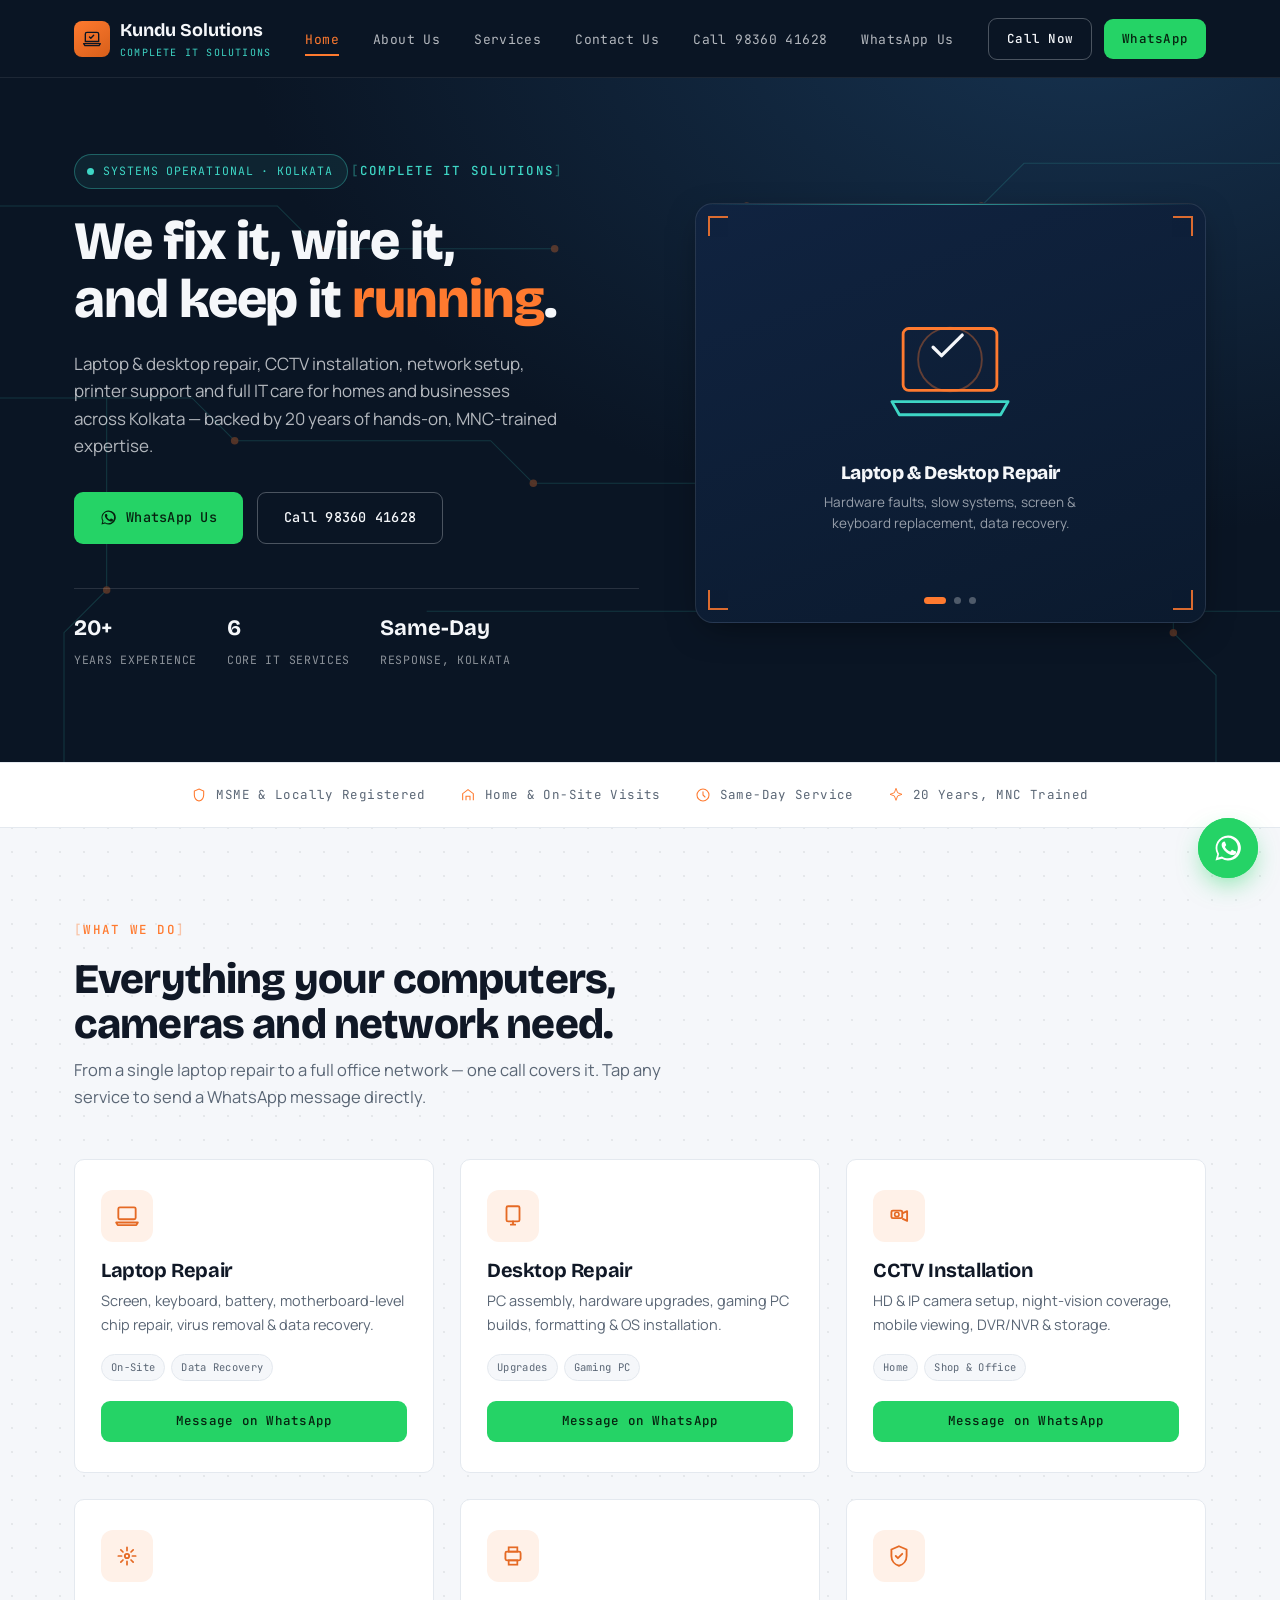
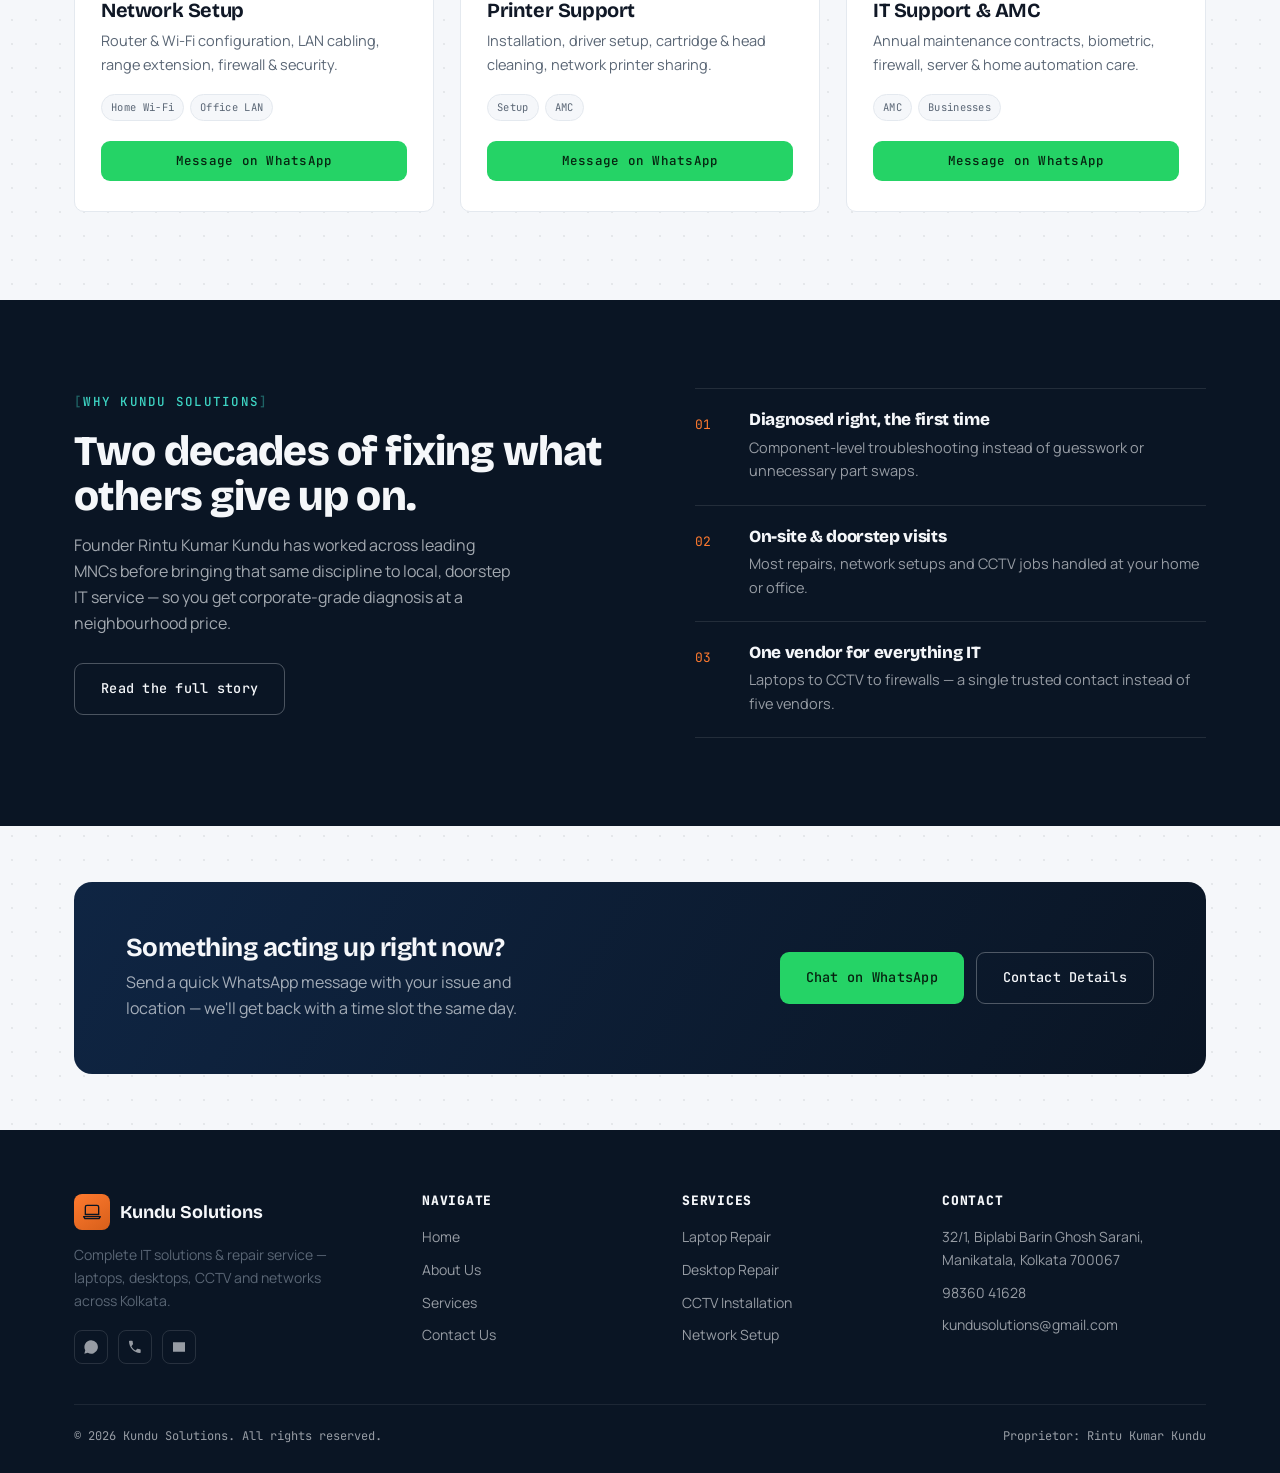
<file: index.html>
<!DOCTYPE html>
<html lang="en">
<head>
<meta charset="UTF-8">
<meta name="viewport" content="width=device-width, initial-scale=1.0">
<title>Kundu Solutions — Laptop, Desktop, CCTV &amp; Network Repair, Kolkata</title>
<meta name="description" content="Kundu Solutions, Kolkata — laptop &amp; desktop repair, CCTV installation, network setup, printer support and complete IT solutions. 20+ years of hands-on experience. Call or WhatsApp for same-day service.">
<link rel="preconnect" href="https://fonts.googleapis.com">
<link rel="preconnect" href="https://fonts.gstatic.com" crossorigin>
<link href="https://fonts.googleapis.com/css2?family=Bricolage+Grotesque:opsz,wght@12..96,500;12..96,600;12..96,700;12..96,800&family=Manrope:wght@400;500;600;700&family=JetBrains+Mono:wght@400;500;600&display=swap" rel="stylesheet">
<link rel="stylesheet" href="css/style.css">
</head>
<body>

<!-- ===================== HEADER ===================== -->
<header class="site-header">
  <nav class="nav container">
    <a href="index.html" class="brand">
      <span class="brand-mark">
        <svg viewBox="0 0 24 24" fill="none" xmlns="http://www.w3.org/2000/svg"><path d="M4 6a2 2 0 0 1 2-2h12a2 2 0 0 1 2 2v9H4V6Z" stroke="#0A1524" stroke-width="1.6"/><path d="M2 17.5h20L20.5 20H3.5L2 17.5Z" stroke="#0A1524" stroke-width="1.6" stroke-linejoin="round"/><path d="M9 9.5l1.6 1.6L14 7.5" stroke="#0A1524" stroke-width="1.6" stroke-linecap="round" stroke-linejoin="round"/></svg>
      </span>
      <span>Kundu Solutions<small>Complete IT Solutions</small></span>
    </a>
    <ul class="nav-links">
      <li><a href="index.html" class="active">Home</a></li>
      <li><a href="about.html">About Us</a></li>
      <li><a href="services.html">Services</a></li>
      <li><a href="contact.html">Contact Us</a></li>
      <li class="nav-btn-item"><a href="tel:+919836041628" class="nav-btn-item call-item">Call 98360 41628</a></li>
      <li class="nav-btn-item"><a href="https://wa.me/919836041628?text=Hi%20Kundu%20Solutions%2C%20I%20found%20your%20website%20and%20need%20some%20help." class="nav-btn-item wa-item" target="_blank" rel="noopener">WhatsApp Us</a></li>
    </ul>
    <div class="nav-cta">
      <a href="tel:+919836041628" class="btn btn-ghost btn-sm">Call Now</a>
      <a href="https://wa.me/919836041628?text=Hi%20Kundu%20Solutions%2C%20I%20found%20your%20website%20and%20need%20some%20help." class="btn btn-whatsapp btn-sm" target="_blank" rel="noopener">WhatsApp</a>
      <button class="nav-toggle" aria-label="Toggle menu"><span></span></button>
    </div>
  </nav>
</header>

<!-- ===================== HERO ===================== -->
<section class="hero">
  <svg class="circuit-bg" viewBox="0 0 1200 700" preserveAspectRatio="xMidYMid slice" xmlns="http://www.w3.org/2000/svg">
    <g stroke="#3ED6C5" stroke-width="1" fill="none" opacity="0.5">
      <path d="M0 120 H260 L300 160 H520"/>
      <path d="M0 300 H180 L220 340 H460 L500 380 H900"/>
      <path d="M1200 80 H960 L920 120 H700"/>
      <path d="M1200 500 H1000 L960 460 H700 L660 500 H400"/>
      <path d="M60 700 V520 L100 480 V300"/>
      <path d="M1140 700 V560 L1100 520 V420"/>
    </g>
    <g fill="#FF7A2F" opacity="0.85">
      <circle cx="300" cy="160" r="3.5"/><circle cx="520" cy="160" r="3.5"/>
      <circle cx="220" cy="340" r="3.5"/><circle cx="500" cy="380" r="3.5"/>
      <circle cx="920" cy="120" r="3.5"/><circle cx="700" cy="120" r="3.5"/>
      <circle cx="960" cy="460" r="3.5"/><circle cx="660" cy="500" r="3.5"/>
      <circle cx="100" cy="480" r="3.5"/><circle cx="1100" cy="520" r="3.5"/>
    </g>
  </svg>

  <div class="container hero-grid">
    <div>
      <div class="status-pill"><span class="status-dot"></span>Systems Operational · Kolkata</div>
      <div class="eyebrow on-dark">Complete IT Solutions</div>
      <h1>We fix it, wire it,<br>and keep it <span>running</span>.</h1>
      <p class="hero-sub">Laptop &amp; desktop repair, CCTV installation, network setup, printer support and full IT care for homes and businesses across Kolkata — backed by 20 years of hands-on, MNC-trained expertise.</p>
      <div class="hero-actions">
        <a href="https://wa.me/919836041628?text=Hi%20Kundu%20Solutions%2C%20I%20need%20help%20with%20a%20repair%2Fservice." class="btn btn-whatsapp" target="_blank" rel="noopener">
          <svg viewBox="0 0 24 24" fill="currentColor"><path d="M17.5 14.4c-.3-.1-1.7-.8-1.9-.9-.3-.1-.4-.1-.6.1-.2.3-.7.9-.8 1-.1.2-.3.2-.6.1-.3-.1-1.2-.4-2.3-1.4-.9-.8-1.4-1.7-1.6-2-.2-.3 0-.5.1-.6.1-.1.3-.3.4-.5.1-.1.2-.3.3-.4.1-.2 0-.4 0-.5 0-.1-.6-1.5-.8-2-.2-.5-.4-.4-.6-.4h-.5c-.2 0-.5.1-.7.3-.3.3-1 1-1 2.4s1 2.8 1.2 3c.1.2 2 3.1 4.9 4.3.7.3 1.2.5 1.6.6.7.2 1.3.2 1.8.1.5-.1 1.7-.7 1.9-1.4.2-.7.2-1.2.2-1.4-.1-.1-.3-.2-.5-.3Z"/><path d="M12 2a10 10 0 0 0-8.6 15L2 22l5.2-1.4A10 10 0 1 0 12 2Zm0 18.2c-1.6 0-3.2-.4-4.5-1.2l-.3-.2-3.1.8.8-3-.2-.3A8.2 8.2 0 1 1 12 20.2Z"/></svg>
          WhatsApp Us
        </a>
        <a href="tel:+919836041628" class="btn btn-ghost">Call 98360 41628</a>
      </div>
      <div class="trust-strip">
        <div class="trust-item"><b>20+</b><span>Years Experience</span></div>
        <div class="trust-item"><b>6</b><span>Core IT Services</span></div>
        <div class="trust-item"><b>Same-Day</b><span>Response, Kolkata</span></div>
      </div>
    </div>

    <div class="hero-visual">
      <div class="carousel bracket-frame">
        <span class="corner corner-tl"></span>
        <span class="corner corner-tr"></span>
        <span class="corner corner-bl"></span>
        <span class="corner corner-br"></span>
        <div class="scan-line"></div>
        <div class="carousel-slide is-active">
          <svg class="slide-icon" viewBox="0 0 160 160" fill="none" xmlns="http://www.w3.org/2000/svg">
            <rect x="30" y="40" width="100" height="66" rx="6" stroke="#FF7A2F" stroke-width="3"/>
            <path d="M18 118h124l-8 14H26l-8-14Z" stroke="#3ED6C5" stroke-width="3" stroke-linejoin="round"/>
            <path d="M62 60l9 9 22-22" stroke="#F5F7FA" stroke-width="3.5" stroke-linecap="round" stroke-linejoin="round"/>
            <circle cx="80" cy="73" r="34" stroke="#FF7A2F" stroke-width="2" opacity="0.35"/>
          </svg>
          <h4>Laptop &amp; Desktop Repair</h4>
          <p>Hardware faults, slow systems, screen &amp; keyboard replacement, data recovery.</p>
        </div>
        <div class="carousel-slide">
          <svg class="slide-icon" viewBox="0 0 160 160" fill="none" xmlns="http://www.w3.org/2000/svg">
            <rect x="26" y="52" width="64" height="44" rx="7" stroke="#FF7A2F" stroke-width="3"/>
            <circle cx="58" cy="74" r="13" stroke="#F5F7FA" stroke-width="3"/>
            <circle cx="58" cy="74" r="4" fill="#3ED6C5"/>
            <rect x="90" y="62" width="10" height="24" rx="2" stroke="#FF7A2F" stroke-width="2.5"/>
            <path d="M100 66l24-10v36l-24-10" stroke="#3ED6C5" stroke-width="3" stroke-linejoin="round"/>
            <path d="M40 52V42a8 8 0 0 1 8-8h8" stroke="#F5F7FA" stroke-width="2.5" stroke-linecap="round"/>
          </svg>
          <h4>CCTV Installation</h4>
          <p>HD camera setup, remote mobile viewing, DVR/NVR configuration &amp; maintenance.</p>
        </div>
        <div class="carousel-slide">
          <svg class="slide-icon" viewBox="0 0 160 160" fill="none" xmlns="http://www.w3.org/2000/svg">
            <circle cx="80" cy="46" r="10" stroke="#FF7A2F" stroke-width="3"/>
            <circle cx="40" cy="106" r="10" stroke="#3ED6C5" stroke-width="3"/>
            <circle cx="120" cy="106" r="10" stroke="#3ED6C5" stroke-width="3"/>
            <path d="M80 56v20M80 76l-40 20M80 76l40 20" stroke="#F5F7FA" stroke-width="3" stroke-linecap="round"/>
            <path d="M64 46h-8a8 8 0 0 0-8 8v0" stroke="#FF7A2F" stroke-width="2" opacity="0.5" stroke-linecap="round"/>
          </svg>
          <h4>Network &amp; IT Support</h4>
          <p>Router &amp; Wi-Fi setup, LAN cabling, firewall, printer support and full AMC care.</p>
        </div>
        <div class="carousel-dots">
          <button class="is-active" aria-label="Slide 1"></button>
          <button aria-label="Slide 2"></button>
          <button aria-label="Slide 3"></button>
        </div>
      </div>
    </div>
  </div>
</section>

<!-- ===================== TRUST STRIP ===================== -->
<div class="strip">
  <div class="container">
    <div class="strip-item"><svg viewBox="0 0 24 24" fill="none"><path d="M12 3l7 3v6c0 4.5-3 8-7 9-4-1-7-4.5-7-9V6l7-3Z" stroke="currentColor" stroke-width="1.6"/></svg>MSME &amp; Locally Registered</div>
    <div class="strip-item"><svg viewBox="0 0 24 24" fill="none"><path d="M4 20V10l8-6 8 6v10" stroke="currentColor" stroke-width="1.6"/><path d="M9 20v-6h6v6" stroke="currentColor" stroke-width="1.6"/></svg>Home &amp; On-Site Visits</div>
    <div class="strip-item"><svg viewBox="0 0 24 24" fill="none"><circle cx="12" cy="12" r="9" stroke="currentColor" stroke-width="1.6"/><path d="M12 7v5l3 3" stroke="currentColor" stroke-width="1.6" stroke-linecap="round"/></svg>Same-Day Service</div>
    <div class="strip-item"><svg viewBox="0 0 24 24" fill="none"><path d="M12 2l2.4 6.6L21 11l-6.6 2.4L12 20l-2.4-6.6L3 11l6.6-2.4L12 2Z" stroke="currentColor" stroke-width="1.4"/></svg>20 Years, MNC Trained</div>
  </div>
</div>

<!-- ===================== SERVICES OVERVIEW ===================== -->
<section class="section">
  <div class="container">
    <div class="section-head">
      <div class="eyebrow">What We Do</div>
      <h2>Everything your computers, cameras and network need.</h2>
      <p>From a single laptop repair to a full office network — one call covers it. Tap any service to send a WhatsApp message directly.</p>
    </div>

    <div class="grid-3">
      <div class="service-card reveal">
        <div class="service-icon">
          <svg viewBox="0 0 24 24" fill="none"><rect x="4" y="4" width="16" height="11" rx="1.4" stroke="currentColor" stroke-width="1.7"/><path d="M2 18h20l-1.4 2.4H3.4L2 18Z" stroke="currentColor" stroke-width="1.7" stroke-linejoin="round"/></svg>
        </div>
        <h3>Laptop Repair</h3>
        <p>Screen, keyboard, battery, motherboard-level chip repair, virus removal &amp; data recovery.</p>
        <div class="tag-row"><span class="tag">On-Site</span><span class="tag">Data Recovery</span></div>
        <a href="https://wa.me/919836041628?text=Hi%2C%20I%20need%20laptop%20repair%20service." class="btn btn-whatsapp btn-sm btn-block" target="_blank" rel="noopener">Message on WhatsApp</a>
      </div>

      <div class="service-card reveal">
        <div class="service-icon">
          <svg viewBox="0 0 24 24" fill="none"><rect x="6" y="3" width="12" height="14" rx="1.4" stroke="currentColor" stroke-width="1.7"/><path d="M10 20h4M12 17v3" stroke="currentColor" stroke-width="1.7" stroke-linecap="round"/></svg>
        </div>
        <h3>Desktop Repair</h3>
        <p>PC assembly, hardware upgrades, gaming PC builds, formatting &amp; OS installation.</p>
        <div class="tag-row"><span class="tag">Upgrades</span><span class="tag">Gaming PC</span></div>
        <a href="https://wa.me/919836041628?text=Hi%2C%20I%20need%20desktop%20%2F%20PC%20repair%20service." class="btn btn-whatsapp btn-sm btn-block" target="_blank" rel="noopener">Message on WhatsApp</a>
      </div>

      <div class="service-card reveal">
        <div class="service-icon">
          <svg viewBox="0 0 24 24" fill="none"><rect x="5" y="7" width="10" height="7" rx="1.3" stroke="currentColor" stroke-width="1.7"/><circle cx="10" cy="10.5" r="2" stroke="currentColor" stroke-width="1.5"/><path d="M15 9.5l4.5-2v9l-4.5-2" stroke="currentColor" stroke-width="1.7" stroke-linejoin="round"/></svg>
        </div>
        <h3>CCTV Installation</h3>
        <p>HD &amp; IP camera setup, night-vision coverage, mobile viewing, DVR/NVR &amp; storage.</p>
        <div class="tag-row"><span class="tag">Home</span><span class="tag">Shop &amp; Office</span></div>
        <a href="https://wa.me/919836041628?text=Hi%2C%20I%20need%20CCTV%20installation%20service." class="btn btn-whatsapp btn-sm btn-block" target="_blank" rel="noopener">Message on WhatsApp</a>
      </div>

      <div class="service-card reveal">
        <div class="service-icon">
          <svg viewBox="0 0 24 24" fill="none"><circle cx="12" cy="12" r="2" stroke="currentColor" stroke-width="1.7"/><path d="M12 4v3M12 17v3M4 12h3M17 12h3M6.3 6.3l2 2M15.7 15.7l2 2M6.3 17.7l2-2M15.7 8.3l2-2" stroke="currentColor" stroke-width="1.6" stroke-linecap="round"/></svg>
        </div>
        <h3>Network Setup</h3>
        <p>Router &amp; Wi-Fi configuration, LAN cabling, range extension, firewall &amp; security.</p>
        <div class="tag-row"><span class="tag">Home Wi-Fi</span><span class="tag">Office LAN</span></div>
        <a href="https://wa.me/919836041628?text=Hi%2C%20I%20need%20network%20%2F%20Wi-Fi%20setup%20service." class="btn btn-whatsapp btn-sm btn-block" target="_blank" rel="noopener">Message on WhatsApp</a>
      </div>

      <div class="service-card reveal">
        <div class="service-icon">
          <svg viewBox="0 0 24 24" fill="none"><rect x="5" y="8" width="14" height="8" rx="1.4" stroke="currentColor" stroke-width="1.7"/><rect x="8" y="4" width="8" height="4" stroke="currentColor" stroke-width="1.6"/><rect x="8" y="16" width="8" height="4" stroke="currentColor" stroke-width="1.6"/></svg>
        </div>
        <h3>Printer Support</h3>
        <p>Installation, driver setup, cartridge &amp; head cleaning, network printer sharing.</p>
        <div class="tag-row"><span class="tag">Setup</span><span class="tag">AMC</span></div>
        <a href="https://wa.me/919836041628?text=Hi%2C%20I%20need%20printer%20support." class="btn btn-whatsapp btn-sm btn-block" target="_blank" rel="noopener">Message on WhatsApp</a>
      </div>

      <div class="service-card reveal">
        <div class="service-icon">
          <svg viewBox="0 0 24 24" fill="none"><path d="M12 3l7 3v6c0 4.5-3 8-7 9-4-1-7-4.5-7-9V6l7-3Z" stroke="currentColor" stroke-width="1.7"/><path d="M9 12l2 2 4-4" stroke="currentColor" stroke-width="1.7" stroke-linecap="round" stroke-linejoin="round"/></svg>
        </div>
        <h3>IT Support &amp; AMC</h3>
        <p>Annual maintenance contracts, biometric, firewall, server &amp; home automation care.</p>
        <div class="tag-row"><span class="tag">AMC</span><span class="tag">Businesses</span></div>
        <a href="https://wa.me/919836041628?text=Hi%2C%20I%20want%20to%20know%20more%20about%20IT%20support%20%2F%20AMC%20plans." class="btn btn-whatsapp btn-sm btn-block" target="_blank" rel="noopener">Message on WhatsApp</a>
      </div>
    </div>
  </div>
</section>

<!-- ===================== WHY CHOOSE US ===================== -->
<section class="section band-dark">
  <div class="container">
    <div class="hero-grid" style="align-items:flex-start;">
      <div>
        <div class="eyebrow on-dark">Why Kundu Solutions</div>
        <h2>Two decades of fixing what others give up on.</h2>
        <p style="color:rgba(245,247,250,.65);margin-top:14px;max-width:440px;">Founder Rintu Kumar Kundu has worked across leading MNCs before bringing that same discipline to local, doorstep IT service — so you get corporate-grade diagnosis at a neighbourhood price.</p>
        <a href="about.html" class="btn btn-ghost" style="margin-top:26px;">Read the full story</a>
      </div>
      <div>
        <div class="feature-row reveal">
          <div class="feature-num">01</div>
          <div><h4>Diagnosed right, the first time</h4><p>Component-level troubleshooting instead of guesswork or unnecessary part swaps.</p></div>
        </div>
        <div class="feature-row reveal">
          <div class="feature-num">02</div>
          <div><h4>On-site &amp; doorstep visits</h4><p>Most repairs, network setups and CCTV jobs handled at your home or office.</p></div>
        </div>
        <div class="feature-row reveal">
          <div class="feature-num">03</div>
          <div><h4>One vendor for everything IT</h4><p>Laptops to CCTV to firewalls — a single trusted contact instead of five vendors.</p></div>
        </div>
      </div>
    </div>
  </div>
</section>

<!-- ===================== CTA BANNER ===================== -->
<section class="section-tight">
  <div class="container">
    <div class="cta-banner reveal">
      <div>
        <h3>Something acting up right now?</h3>
        <p>Send a quick WhatsApp message with your issue and location — we'll get back with a time slot the same day.</p>
      </div>
      <div class="cta-actions">
        <a href="https://wa.me/919836041628?text=Hi%20Kundu%20Solutions%2C%20I%20need%20help%20with%20a%20repair%2Fservice." class="btn btn-whatsapp" target="_blank" rel="noopener">Chat on WhatsApp</a>
        <a href="contact.html" class="btn btn-outline" style="color:#F5F7FA;border-color:rgba(255,255,255,0.28);">Contact Details</a>
      </div>
    </div>
  </div>
</section>

<!-- ===================== FOOTER ===================== -->
<footer class="site-footer">
  <div class="container">
    <div class="footer-grid">
      <div class="footer-brand">
        <div class="brand">
          <span class="brand-mark">
            <svg viewBox="0 0 24 24" fill="none"><path d="M4 6a2 2 0 0 1 2-2h12a2 2 0 0 1 2 2v9H4V6Z" stroke="#0A1524" stroke-width="1.6"/><path d="M2 17.5h20L20.5 20H3.5L2 17.5Z" stroke="#0A1524" stroke-width="1.6" stroke-linejoin="round"/></svg>
          </span>
          <span style="color:#F5F7FA;">Kundu Solutions</span>
        </div>
        <p>Complete IT solutions &amp; repair service — laptops, desktops, CCTV and networks across Kolkata.</p>
        <div class="social-row">
          <a href="https://wa.me/919836041628" target="_blank" rel="noopener" aria-label="WhatsApp"><svg viewBox="0 0 24 24" fill="currentColor"><path d="M12 2a10 10 0 0 0-8.6 15L2 22l5.2-1.4A10 10 0 1 0 12 2Z"/></svg></a>
          <a href="tel:+919836041628" aria-label="Call"><svg viewBox="0 0 24 24" fill="currentColor"><path d="M6.6 10.8c1.4 2.7 3.6 4.9 6.3 6.3l2.1-2.1c.3-.3.7-.4 1-.2 1.1.4 2.3.6 3.5.6.6 0 1 .4 1 1V20c0 .6-.4 1-1 1C10.9 21 3 13.1 3 3.5c0-.6.4-1 1-1H7.5c.6 0 1 .4 1 1 0 1.2.2 2.4.6 3.5.1.4 0 .8-.2 1L6.6 10.8Z"/></svg></a>
          <a href="mailto:kundusolutions@gmail.com" aria-label="Email"><svg viewBox="0 0 24 24" fill="currentColor"><path d="M3 5h18v14H3V5Zm2 2v.01L12 12l7-4.99V7l-7 5-7-5Z"/></svg></a>
        </div>
      </div>
      <div>
        <h4>Navigate</h4>
        <ul>
          <li><a href="index.html">Home</a></li>
          <li><a href="about.html">About Us</a></li>
          <li><a href="services.html">Services</a></li>
          <li><a href="contact.html">Contact Us</a></li>
        </ul>
      </div>
      <div>
        <h4>Services</h4>
        <ul>
          <li><a href="services.html#laptop">Laptop Repair</a></li>
          <li><a href="services.html#desktop">Desktop Repair</a></li>
          <li><a href="services.html#cctv">CCTV Installation</a></li>
          <li><a href="services.html#network">Network Setup</a></li>
        </ul>
      </div>
      <div>
        <h4>Contact</h4>
        <ul>
          <li>32/1, Biplabi Barin Ghosh Sarani, Manikatala, Kolkata 700067</li>
          <li><a href="tel:+919836041628">98360 41628</a></li>
          <li><a href="mailto:kundusolutions@gmail.com">kundusolutions@gmail.com</a></li>
        </ul>
      </div>
    </div>
    <div class="footer-bottom">
      <span>&copy; <span id="year"></span> Kundu Solutions. All rights reserved.</span>
      <span>Proprietor: Rintu Kumar Kundu</span>
    </div>
  </div>
</footer>

<!-- ===================== WHATSAPP FLOATING BUBBLE ===================== -->
<a href="https://wa.me/919836041628?text=Hi%20Kundu%20Solutions%2C%20I%20need%20help." class="wa-float" target="_blank" rel="noopener" aria-label="Chat on WhatsApp">
  <span class="wa-tooltip">Chat with us</span>
  <svg viewBox="0 0 24 24" fill="currentColor"><path d="M12 2a10 10 0 0 0-8.6 15L2 22l5.2-1.4A10 10 0 1 0 12 2Zm0 18.2c-1.6 0-3.2-.4-4.5-1.2l-.3-.2-3.1.8.8-3-.2-.3A8.2 8.2 0 1 1 12 20.2Z"/><path d="M17.5 14.4c-.3-.1-1.7-.8-1.9-.9-.3-.1-.4-.1-.6.1-.2.3-.7.9-.8 1-.1.2-.3.2-.6.1-.3-.1-1.2-.4-2.3-1.4-.9-.8-1.4-1.7-1.6-2-.2-.3 0-.5.1-.6.1-.1.3-.3.4-.5.1-.1.2-.3.3-.4.1-.2 0-.4 0-.5 0-.1-.6-1.5-.8-2-.2-.5-.4-.4-.6-.4h-.5c-.2 0-.5.1-.7.3-.3.3-1 1-1 2.4s1 2.8 1.2 3c.1.2 2 3.1 4.9 4.3.7.3 1.2.5 1.6.6.7.2 1.3.2 1.8.1.5-.1 1.7-.7 1.9-1.4.2-.7.2-1.2.2-1.4-.1-.1-.3-.2-.5-.3Z"/></svg>
</a>

<script src="js/main.js"></script>
</body>
</html>
</file>
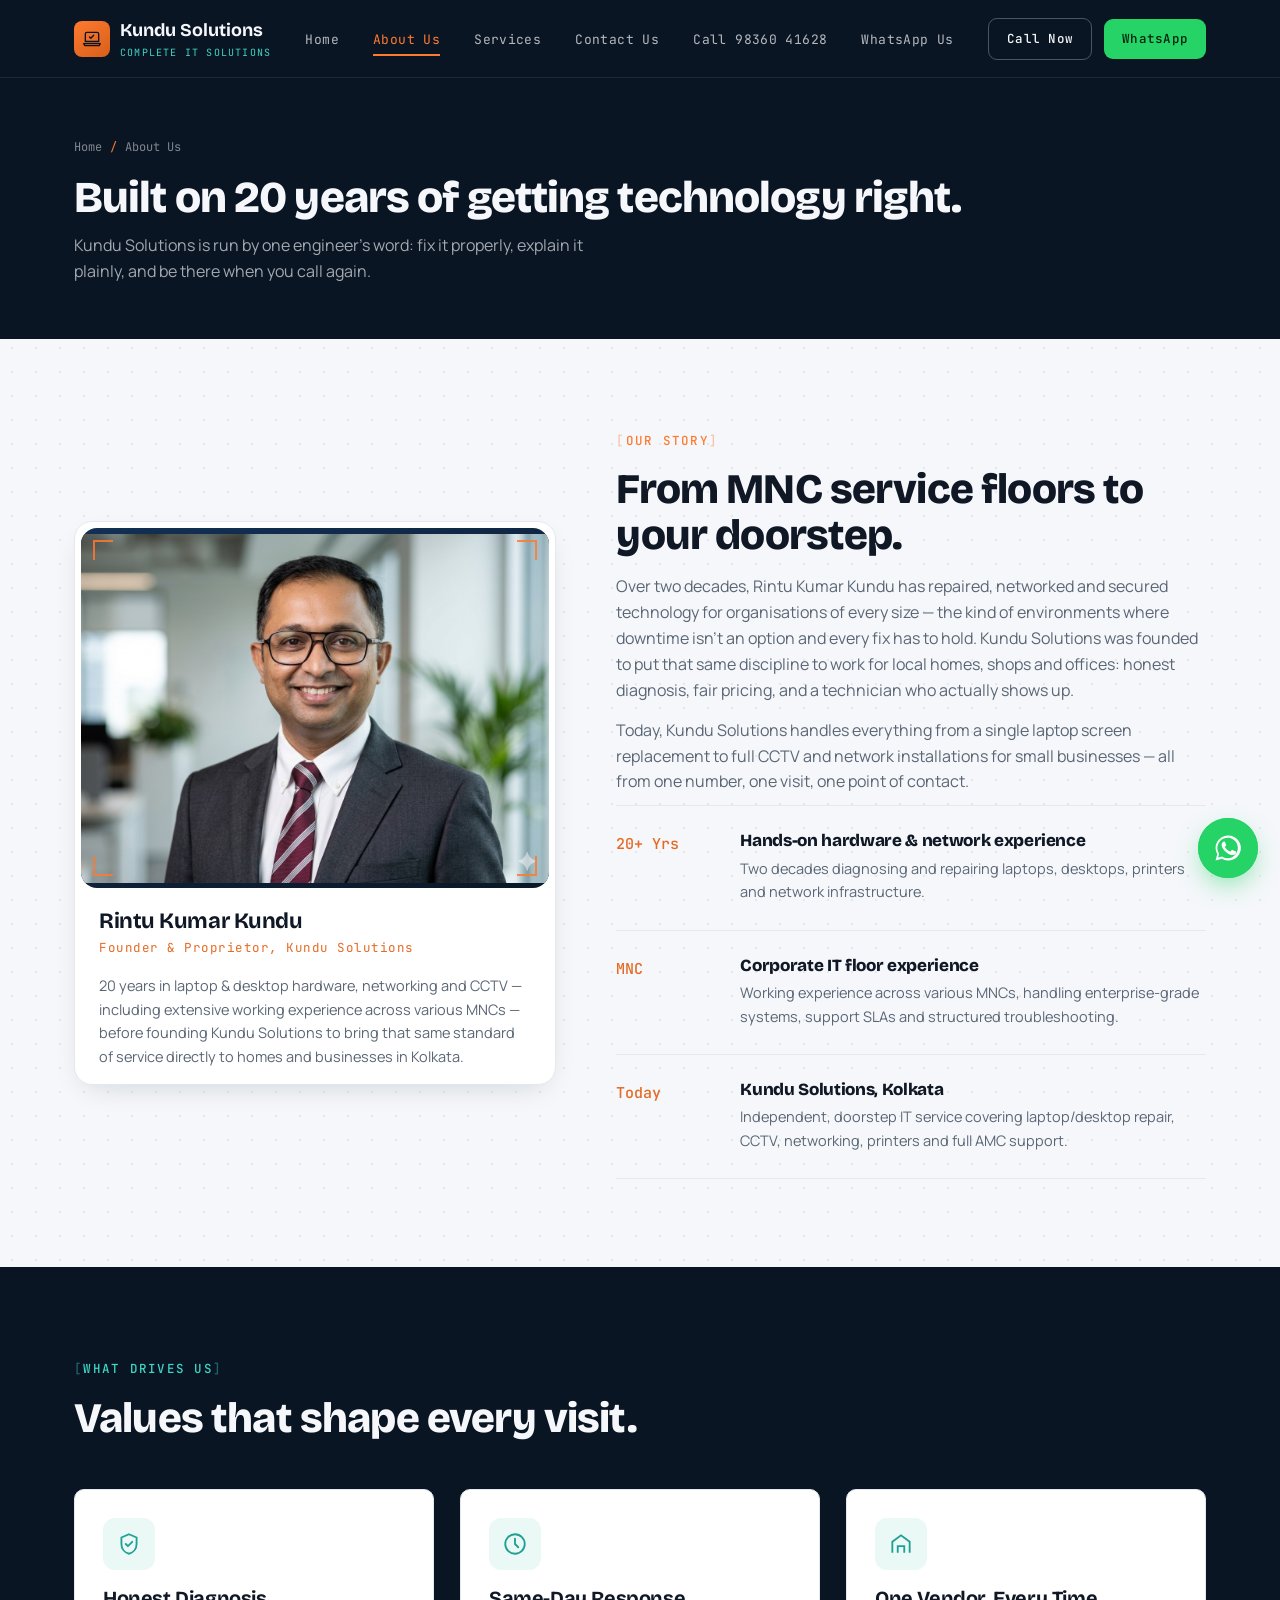
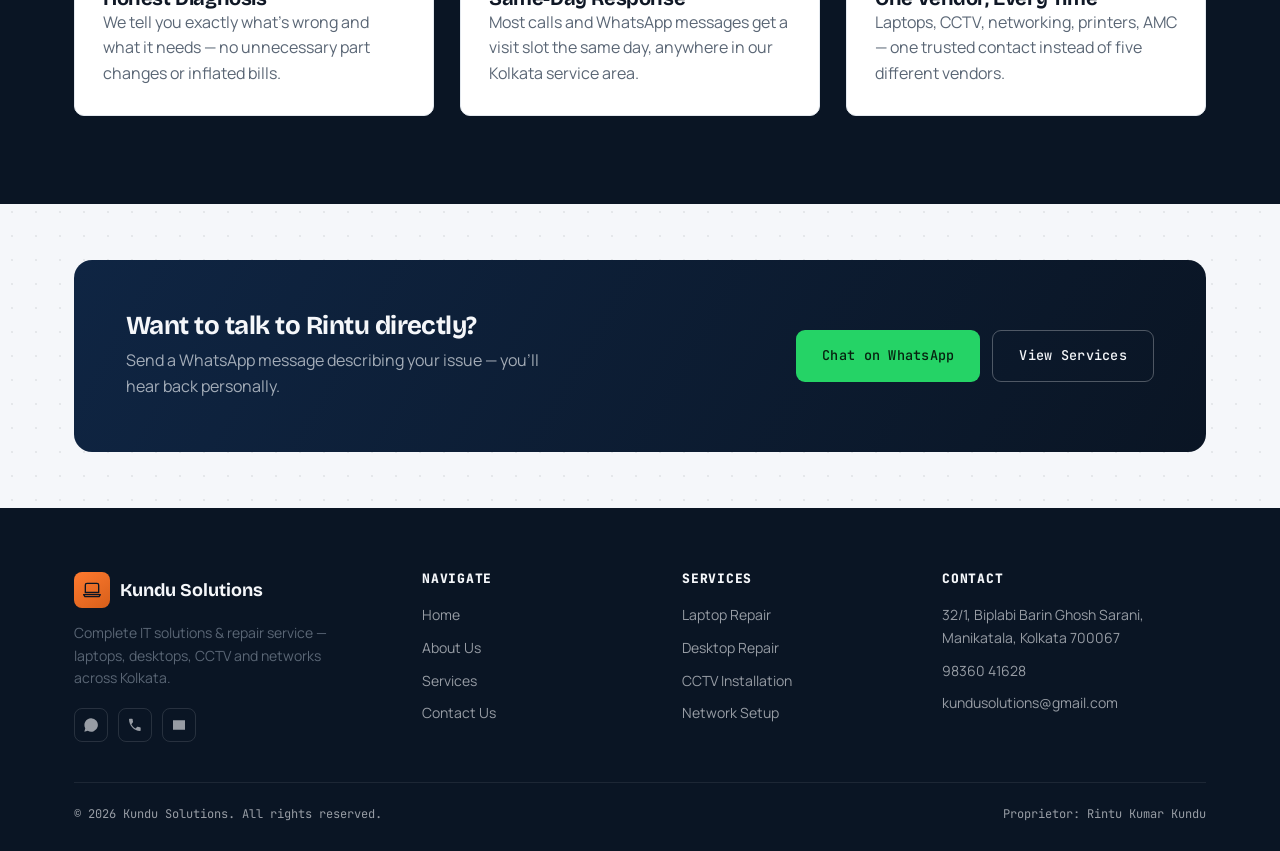
<file: about.html>
<!DOCTYPE html>
<html lang="en">
<head>
<meta charset="UTF-8">
<meta name="viewport" content="width=device-width, initial-scale=1.0">
<title>About Us — Kundu Solutions | Rintu Kumar Kundu</title>
<meta name="description" content="Meet Rintu Kumar Kundu, founder of Kundu Solutions — 20 years of IT hardware, networking and CCTV experience across leading MNCs, now serving Kolkata directly.">
<link rel="preconnect" href="https://fonts.googleapis.com">
<link rel="preconnect" href="https://fonts.gstatic.com" crossorigin>
<link href="https://fonts.googleapis.com/css2?family=Bricolage+Grotesque:opsz,wght@12..96,500;12..96,600;12..96,700;12..96,800&family=Manrope:wght@400;500;600;700&family=JetBrains+Mono:wght@400;500;600&display=swap" rel="stylesheet">
<link rel="stylesheet" href="css/style.css">
</head>
<body>

<header class="site-header">
  <nav class="nav container">
    <a href="index.html" class="brand">
      <span class="brand-mark">
        <svg viewBox="0 0 24 24" fill="none" xmlns="http://www.w3.org/2000/svg"><path d="M4 6a2 2 0 0 1 2-2h12a2 2 0 0 1 2 2v9H4V6Z" stroke="#0A1524" stroke-width="1.6"/><path d="M2 17.5h20L20.5 20H3.5L2 17.5Z" stroke="#0A1524" stroke-width="1.6" stroke-linejoin="round"/><path d="M9 9.5l1.6 1.6L14 7.5" stroke="#0A1524" stroke-width="1.6" stroke-linecap="round" stroke-linejoin="round"/></svg>
      </span>
      <span>Kundu Solutions<small>Complete IT Solutions</small></span>
    </a>
    <ul class="nav-links">
      <li><a href="index.html">Home</a></li>
      <li><a href="about.html" class="active">About Us</a></li>
      <li><a href="services.html">Services</a></li>
      <li><a href="contact.html">Contact Us</a></li>
      <li class="nav-btn-item"><a href="tel:+919836041628" class="nav-btn-item call-item">Call 98360 41628</a></li>
      <li class="nav-btn-item"><a href="https://wa.me/919836041628?text=Hi%20Kundu%20Solutions%2C%20I%20found%20your%20website%20and%20need%20some%20help." class="nav-btn-item wa-item" target="_blank" rel="noopener">WhatsApp Us</a></li>
    </ul>
    <div class="nav-cta">
      <a href="tel:+919836041628" class="btn btn-ghost btn-sm">Call Now</a>
      <a href="https://wa.me/919836041628?text=Hi%20Kundu%20Solutions%2C%20I%20found%20your%20website%20and%20need%20some%20help." class="btn btn-whatsapp btn-sm" target="_blank" rel="noopener">WhatsApp</a>
      <button class="nav-toggle" aria-label="Toggle menu"><span></span></button>
    </div>
  </nav>
</header>

<section class="page-hero">
  <div class="container">
    <div class="breadcrumb">Home <span>/</span> About Us</div>
    <h1>Built on 20 years of getting technology right.</h1>
    <p>Kundu Solutions is run by one engineer's word: fix it properly, explain it plainly, and be there when you call again.</p>
  </div>
</section>

<section class="section">
  <div class="container about-grid">
    <div class="founder-card reveal">
      <div class="founder-photo bracket-frame">
        <span class="corner corner-tl"></span>
        <span class="corner corner-tr"></span>
        <span class="corner corner-bl"></span>
        <span class="corner corner-br"></span>
        <img src="images/rintukumarkundu_founder_kundusolutions.jpeg" alt="Rintu Kumar Kundu, Founder of Kundu Solutions" class="founder-img">
      </div>
      <div class="founder-info">
        <h3>Rintu Kumar Kundu</h3>
        <span>Founder &amp; Proprietor, Kundu Solutions</span>
        <p style="margin-top:14px;font-size:14.5px;">20 years in laptop &amp; desktop hardware, networking and CCTV — including extensive working experience across various MNCs — before founding Kundu Solutions to bring that same standard of service directly to homes and businesses in Kolkata.</p>
      </div>
    </div>

    <div>
      <div class="eyebrow">Our Story</div>
      <h2>From MNC service floors to your doorstep.</h2>
      <p style="margin-top:16px;">Over two decades, Rintu Kumar Kundu has repaired, networked and secured technology for organisations of every size — the kind of environments where downtime isn't an option and every fix has to hold. Kundu Solutions was founded to put that same discipline to work for local homes, shops and offices: honest diagnosis, fair pricing, and a technician who actually shows up.</p>
      <p style="margin-top:14px;">Today, Kundu Solutions handles everything from a single laptop screen replacement to full CCTV and network installations for small businesses — all from one number, one visit, one point of contact.</p>

      <div class="timeline">
        <div class="timeline-item reveal">
          <div class="timeline-year">20+ Yrs</div>
          <div><h4>Hands-on hardware &amp; network experience</h4><p>Two decades diagnosing and repairing laptops, desktops, printers and network infrastructure.</p></div>
        </div>
        <div class="timeline-item reveal">
          <div class="timeline-year">MNC</div>
          <div><h4>Corporate IT floor experience</h4><p>Working experience across various MNCs, handling enterprise-grade systems, support SLAs and structured troubleshooting.</p></div>
        </div>
        <div class="timeline-item reveal">
          <div class="timeline-year">Today</div>
          <div><h4>Kundu Solutions, Kolkata</h4><p>Independent, doorstep IT service covering laptop/desktop repair, CCTV, networking, printers and full AMC support.</p></div>
        </div>
      </div>
    </div>
  </div>
</section>

<section class="section band-dark">
  <div class="container">
    <div class="section-head">
      <div class="eyebrow on-dark">What Drives Us</div>
      <h2>Values that shape every visit.</h2>
    </div>
    <div class="grid-3">
      <div class="value-card reveal">
        <div class="service-icon">
          <svg viewBox="0 0 24 24" fill="none"><path d="M12 3l7 3v6c0 4.5-3 8-7 9-4-1-7-4.5-7-9V6l7-3Z" stroke="currentColor" stroke-width="1.7"/><path d="M9 12l2 2 4-4" stroke="currentColor" stroke-width="1.7" stroke-linecap="round" stroke-linejoin="round"/></svg>
        </div>
        <h3>Honest Diagnosis</h3>
        <p>We tell you exactly what's wrong and what it needs — no unnecessary part changes or inflated bills.</p>
      </div>
      <div class="value-card reveal">
        <div class="service-icon">
          <svg viewBox="0 0 24 24" fill="none"><circle cx="12" cy="12" r="9" stroke="currentColor" stroke-width="1.7"/><path d="M12 7v5l3 3" stroke="currentColor" stroke-width="1.7" stroke-linecap="round"/></svg>
        </div>
        <h3>Same-Day Response</h3>
        <p>Most calls and WhatsApp messages get a visit slot the same day, anywhere in our Kolkata service area.</p>
      </div>
      <div class="value-card reveal">
        <div class="service-icon">
          <svg viewBox="0 0 24 24" fill="none"><path d="M4 20V10l8-6 8 6v10" stroke="currentColor" stroke-width="1.7"/><path d="M9 20v-6h6v6" stroke="currentColor" stroke-width="1.7"/></svg>
        </div>
        <h3>One Vendor, Every Time</h3>
        <p>Laptops, CCTV, networking, printers, AMC — one trusted contact instead of five different vendors.</p>
      </div>
    </div>
  </div>
</section>

<section class="section-tight">
  <div class="container">
    <div class="cta-banner reveal">
      <div>
        <h3>Want to talk to Rintu directly?</h3>
        <p>Send a WhatsApp message describing your issue — you'll hear back personally.</p>
      </div>
      <div class="cta-actions">
        <a href="https://wa.me/919836041628?text=Hi%20Rintu%2C%20I%27d%20like%20to%20discuss%20a%20service%20requirement." class="btn btn-whatsapp" target="_blank" rel="noopener">Chat on WhatsApp</a>
        <a href="services.html" class="btn btn-outline" style="color:#F5F7FA;border-color:rgba(255,255,255,0.28);">View Services</a>
      </div>
    </div>
  </div>
</section>

<footer class="site-footer">
  <div class="container">
    <div class="footer-grid">
      <div class="footer-brand">
        <div class="brand">
          <span class="brand-mark">
            <svg viewBox="0 0 24 24" fill="none"><path d="M4 6a2 2 0 0 1 2-2h12a2 2 0 0 1 2 2v9H4V6Z" stroke="#0A1524" stroke-width="1.6"/><path d="M2 17.5h20L20.5 20H3.5L2 17.5Z" stroke="#0A1524" stroke-width="1.6" stroke-linejoin="round"/></svg>
          </span>
          <span style="color:#F5F7FA;">Kundu Solutions</span>
        </div>
        <p>Complete IT solutions &amp; repair service — laptops, desktops, CCTV and networks across Kolkata.</p>
        <div class="social-row">
          <a href="https://wa.me/919836041628" target="_blank" rel="noopener" aria-label="WhatsApp"><svg viewBox="0 0 24 24" fill="currentColor"><path d="M12 2a10 10 0 0 0-8.6 15L2 22l5.2-1.4A10 10 0 1 0 12 2Z"/></svg></a>
          <a href="tel:+919836041628" aria-label="Call"><svg viewBox="0 0 24 24" fill="currentColor"><path d="M6.6 10.8c1.4 2.7 3.6 4.9 6.3 6.3l2.1-2.1c.3-.3.7-.4 1-.2 1.1.4 2.3.6 3.5.6.6 0 1 .4 1 1V20c0 .6-.4 1-1 1C10.9 21 3 13.1 3 3.5c0-.6.4-1 1-1H7.5c.6 0 1 .4 1 1 0 1.2.2 2.4.6 3.5.1.4 0 .8-.2 1L6.6 10.8Z"/></svg></a>
          <a href="mailto:kundusolutions@gmail.com" aria-label="Email"><svg viewBox="0 0 24 24" fill="currentColor"><path d="M3 5h18v14H3V5Zm2 2v.01L12 12l7-4.99V7l-7 5-7-5Z"/></svg></a>
        </div>
      </div>
      <div>
        <h4>Navigate</h4>
        <ul>
          <li><a href="index.html">Home</a></li>
          <li><a href="about.html">About Us</a></li>
          <li><a href="services.html">Services</a></li>
          <li><a href="contact.html">Contact Us</a></li>
        </ul>
      </div>
      <div>
        <h4>Services</h4>
        <ul>
          <li><a href="services.html#laptop">Laptop Repair</a></li>
          <li><a href="services.html#desktop">Desktop Repair</a></li>
          <li><a href="services.html#cctv">CCTV Installation</a></li>
          <li><a href="services.html#network">Network Setup</a></li>
        </ul>
      </div>
      <div>
        <h4>Contact</h4>
        <ul>
          <li>32/1, Biplabi Barin Ghosh Sarani, Manikatala, Kolkata 700067</li>
          <li><a href="tel:+919836041628">98360 41628</a></li>
          <li><a href="mailto:kundusolutions@gmail.com">kundusolutions@gmail.com</a></li>
        </ul>
      </div>
    </div>
    <div class="footer-bottom">
      <span>&copy; <span id="year"></span> Kundu Solutions. All rights reserved.</span>
      <span>Proprietor: Rintu Kumar Kundu</span>
    </div>
  </div>
</footer>

<a href="https://wa.me/919836041628?text=Hi%20Kundu%20Solutions%2C%20I%20need%20help." class="wa-float" target="_blank" rel="noopener" aria-label="Chat on WhatsApp">
  <span class="wa-tooltip">Chat with us</span>
  <svg viewBox="0 0 24 24" fill="currentColor"><path d="M12 2a10 10 0 0 0-8.6 15L2 22l5.2-1.4A10 10 0 1 0 12 2Zm0 18.2c-1.6 0-3.2-.4-4.5-1.2l-.3-.2-3.1.8.8-3-.2-.3A8.2 8.2 0 1 1 12 20.2Z"/><path d="M17.5 14.4c-.3-.1-1.7-.8-1.9-.9-.3-.1-.4-.1-.6.1-.2.3-.7.9-.8 1-.1.2-.3.2-.6.1-.3-.1-1.2-.4-2.3-1.4-.9-.8-1.4-1.7-1.6-2-.2-.3 0-.5.1-.6.1-.1.3-.3.4-.5.1-.1.2-.3.3-.4.1-.2 0-.4 0-.5 0-.1-.6-1.5-.8-2-.2-.5-.4-.4-.6-.4h-.5c-.2 0-.5.1-.7.3-.3.3-1 1-1 2.4s1 2.8 1.2 3c.1.2 2 3.1 4.9 4.3.7.3 1.2.5 1.6.6.7.2 1.3.2 1.8.1.5-.1 1.7-.7 1.9-1.4.2-.7.2-1.2.2-1.4-.1-.1-.3-.2-.5-.3Z"/></svg>
</a>

<script src="js/main.js"></script>
</body>
</html>
</file>
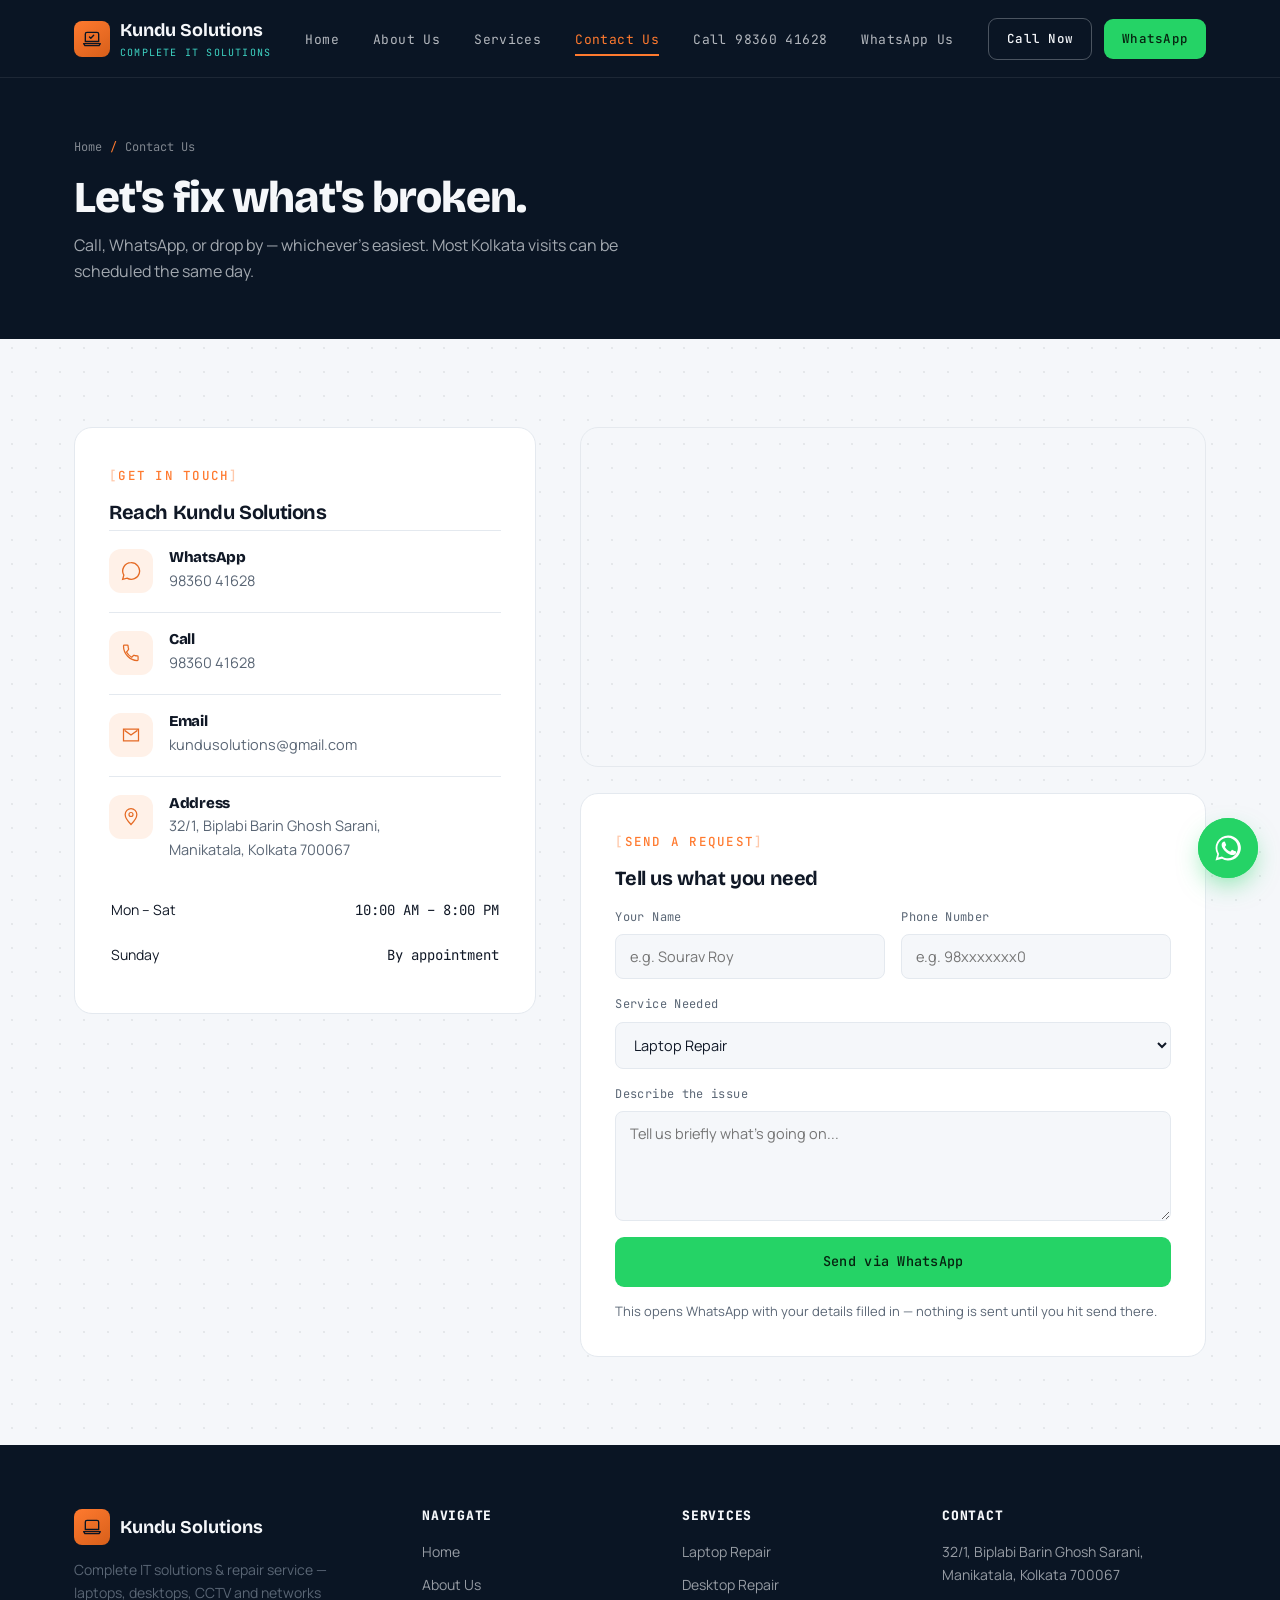
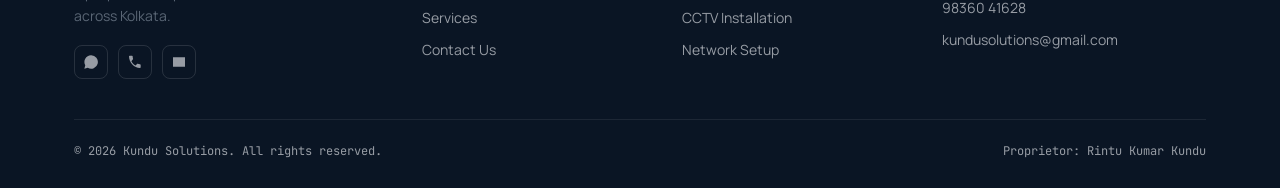
<file: contact.html>
<!DOCTYPE html>
<html lang="en">
<head>
<meta charset="UTF-8">
<meta name="viewport" content="width=device-width, initial-scale=1.0">
<title>Contact Us — Kundu Solutions | Kolkata</title>
<meta name="description" content="Contact Kundu Solutions — 32/1, Biplabi Barin Ghosh Sarani, Manikatala, Kolkata 700067. Call or WhatsApp 98360 41628 for laptop, desktop, CCTV and network support.">
<link rel="preconnect" href="https://fonts.googleapis.com">
<link rel="preconnect" href="https://fonts.gstatic.com" crossorigin>
<link href="https://fonts.googleapis.com/css2?family=Bricolage+Grotesque:opsz,wght@12..96,500;12..96,600;12..96,700;12..96,800&family=Manrope:wght@400;500;600;700&family=JetBrains+Mono:wght@400;500;600&display=swap" rel="stylesheet">
<link rel="stylesheet" href="css/style.css">
</head>
<body>
<header class="site-header">
  <nav class="nav container">
    <a href="index.html" class="brand">
      <span class="brand-mark">
        <svg viewBox="0 0 24 24" fill="none" xmlns="http://www.w3.org/2000/svg"><path d="M4 6a2 2 0 0 1 2-2h12a2 2 0 0 1 2 2v9H4V6Z" stroke="#0A1524" stroke-width="1.6"/><path d="M2 17.5h20L20.5 20H3.5L2 17.5Z" stroke="#0A1524" stroke-width="1.6" stroke-linejoin="round"/><path d="M9 9.5l1.6 1.6L14 7.5" stroke="#0A1524" stroke-width="1.6" stroke-linecap="round" stroke-linejoin="round"/></svg>
      </span>
      <span>Kundu Solutions<small>Complete IT Solutions</small></span>
    </a>
    <ul class="nav-links">
      <li><a href="index.html">Home</a></li>
      <li><a href="about.html">About Us</a></li>
      <li><a href="services.html">Services</a></li>
      <li><a href="contact.html" class="active">Contact Us</a></li>
      <li class="nav-btn-item"><a href="tel:+919836041628" class="nav-btn-item call-item">Call 98360 41628</a></li>
      <li class="nav-btn-item"><a href="https://wa.me/919836041628?text=Hi%20Kundu%20Solutions%2C%20I%20found%20your%20website%20and%20need%20some%20help." class="nav-btn-item wa-item" target="_blank" rel="noopener">WhatsApp Us</a></li>
    </ul>
    <div class="nav-cta">
      <a href="tel:+919836041628" class="btn btn-ghost btn-sm">Call Now</a>
      <a href="https://wa.me/919836041628?text=Hi%20Kundu%20Solutions%2C%20I%20found%20your%20website%20and%20need%20some%20help." class="btn btn-whatsapp btn-sm" target="_blank" rel="noopener">WhatsApp</a>
      <button class="nav-toggle" aria-label="Toggle menu"><span></span></button>
    </div>
  </nav>
</header>

<section class="page-hero">
  <div class="container">
    <div class="breadcrumb">Home <span>/</span> Contact Us</div>
    <h1>Let's fix what's broken.</h1>
    <p>Call, WhatsApp, or drop by — whichever's easiest. Most Kolkata visits can be scheduled the same day.</p>
  </div>
</section>

<section class="section">
  <div class="container contact-grid">

    <div>
      <div class="contact-card reveal">
        <div class="eyebrow">Get In Touch</div>
        <h3 style="font-size:20px;margin-bottom:6px;">Reach Kundu Solutions</h3>

        <div class="contact-row">
          <div class="service-icon"><svg viewBox="0 0 24 24" fill="none"><path d="M12 2a10 10 0 0 0-8.6 15L2 22l5.2-1.4A10 10 0 1 0 12 2Z" stroke="currentColor" stroke-width="1.6"/></svg></div>
          <div>
            <h4>WhatsApp</h4>
            <a href="https://wa.me/919836041628?text=Hi%20Kundu%20Solutions%2C%20I%20need%20help." target="_blank" rel="noopener">98360 41628</a>
          </div>
        </div>

        <div class="contact-row">
          <div class="service-icon"><svg viewBox="0 0 24 24" fill="none"><path d="M6.6 10.8c1.4 2.7 3.6 4.9 6.3 6.3l2.1-2.1c.3-.3.7-.4 1-.2 1.1.4 2.3.6 3.5.6.6 0 1 .4 1 1V20c0 .6-.4 1-1 1C10.9 21 3 13.1 3 3.5c0-.6.4-1 1-1H7.5c.6 0 1 .4 1 1 0 1.2.2 2.4.6 3.5.1.4 0 .8-.2 1L6.6 10.8Z" stroke="currentColor" stroke-width="1.5"/></svg></div>
          <div>
            <h4>Call</h4>
            <a href="tel:+919836041628">98360 41628</a>
          </div>
        </div>

        <div class="contact-row">
          <div class="service-icon"><svg viewBox="0 0 24 24" fill="none"><path d="M3 5h18v14H3V5Zm2 2v.01L12 12l7-4.99V7l-7 5-7-5Z" stroke="currentColor" stroke-width="1.5"/></svg></div>
          <div>
            <h4>Email</h4>
            <a href="mailto:kundusolutions@gmail.com">kundusolutions@gmail.com</a>
          </div>
        </div>

        <div class="contact-row">
          <div class="service-icon"><svg viewBox="0 0 24 24" fill="none"><path d="M12 21s7-7.2 7-12a7 7 0 1 0-14 0c0 4.8 7 12 7 12Z" stroke="currentColor" stroke-width="1.5"/><circle cx="12" cy="9" r="2.4" stroke="currentColor" stroke-width="1.4"/></svg></div>
          <div>
            <h4>Address</h4>
            <p>32/1, Biplabi Barin Ghosh Sarani,<br>Manikatala, Kolkata 700067</p>
          </div>
        </div>

        <table class="hours-table">
          <tr><td>Mon – Sat</td><td>10:00 AM – 8:00 PM</td></tr>
          <tr><td>Sunday</td><td>By appointment</td></tr>
        </table>
      </div>
    </div>

    <div>
      <div class="map-wrap reveal">
        <iframe
          src="https://www.google.com/maps?q=32%2F1%2C+Biplabi+Barin+Ghosh+Sarani%2C+Manikatala%2C+Kolkata+700067&output=embed"
          loading="lazy"
          referrerpolicy="no-referrer-when-downgrade"
          title="Kundu Solutions location map"></iframe>
      </div>

      <div class="form-card reveal">
        <div class="eyebrow">Send a Request</div>
        <h3 style="font-size:20px;margin-bottom:18px;">Tell us what you need</h3>

        <form action="https://wa.me/919836041628" method="get" target="_blank" id="contactForm">
          <div class="form-row">
            <div class="field">
              <label for="name">Your Name</label>
              <input type="text" id="name" name="name" placeholder="e.g. Sourav Roy" required>
            </div>
            <div class="field">
              <label for="phone">Phone Number</label>
              <input type="tel" id="phone" name="phone" placeholder="e.g. 98xxxxxxx0" required>
            </div>
          </div>
          <div class="form-row">
            <div class="field full">
              <label for="service">Service Needed</label>
              <select id="service" name="service">
                <option>Laptop Repair</option>
                <option>Desktop Repair</option>
                <option>CCTV Installation</option>
                <option>Network Setup</option>
                <option>Printer Support</option>
                <option>IT Support / AMC</option>
                <option>Other</option>
              </select>
            </div>
          </div>
          <div class="form-row">
            <div class="field full">
              <label for="message">Describe the issue</label>
              <textarea id="message" name="text" placeholder="Tell us briefly what's going on..."></textarea>
            </div>
          </div>
          <button type="submit" class="btn btn-whatsapp btn-block" id="sendBtn">Send via WhatsApp</button>
          <p class="form-note">This opens WhatsApp with your details filled in — nothing is sent until you hit send there.</p>
        </form>
      </div>
    </div>
  </div>
</section>

<footer class="site-footer">
  <div class="container">
    <div class="footer-grid">
      <div class="footer-brand">
        <div class="brand">
          <span class="brand-mark">
            <svg viewBox="0 0 24 24" fill="none"><path d="M4 6a2 2 0 0 1 2-2h12a2 2 0 0 1 2 2v9H4V6Z" stroke="#0A1524" stroke-width="1.6"/><path d="M2 17.5h20L20.5 20H3.5L2 17.5Z" stroke="#0A1524" stroke-width="1.6" stroke-linejoin="round"/></svg>
          </span>
          <span style="color:#F5F7FA;">Kundu Solutions</span>
        </div>
        <p>Complete IT solutions &amp; repair service — laptops, desktops, CCTV and networks across Kolkata.</p>
        <div class="social-row">
          <a href="https://wa.me/919836041628" target="_blank" rel="noopener" aria-label="WhatsApp"><svg viewBox="0 0 24 24" fill="currentColor"><path d="M12 2a10 10 0 0 0-8.6 15L2 22l5.2-1.4A10 10 0 1 0 12 2Z"/></svg></a>
          <a href="tel:+919836041628" aria-label="Call"><svg viewBox="0 0 24 24" fill="currentColor"><path d="M6.6 10.8c1.4 2.7 3.6 4.9 6.3 6.3l2.1-2.1c.3-.3.7-.4 1-.2 1.1.4 2.3.6 3.5.6.6 0 1 .4 1 1V20c0 .6-.4 1-1 1C10.9 21 3 13.1 3 3.5c0-.6.4-1 1-1H7.5c.6 0 1 .4 1 1 0 1.2.2 2.4.6 3.5.1.4 0 .8-.2 1L6.6 10.8Z"/></svg></a>
          <a href="mailto:kundusolutions@gmail.com" aria-label="Email"><svg viewBox="0 0 24 24" fill="currentColor"><path d="M3 5h18v14H3V5Zm2 2v.01L12 12l7-4.99V7l-7 5-7-5Z"/></svg></a>
        </div>
      </div>
      <div>
        <h4>Navigate</h4>
        <ul>
          <li><a href="index.html">Home</a></li>
          <li><a href="about.html">About Us</a></li>
          <li><a href="services.html">Services</a></li>
          <li><a href="contact.html">Contact Us</a></li>
        </ul>
      </div>
      <div>
        <h4>Services</h4>
        <ul>
          <li><a href="services.html#laptop">Laptop Repair</a></li>
          <li><a href="services.html#desktop">Desktop Repair</a></li>
          <li><a href="services.html#cctv">CCTV Installation</a></li>
          <li><a href="services.html#network">Network Setup</a></li>
        </ul>
      </div>
      <div>
        <h4>Contact</h4>
        <ul>
          <li>32/1, Biplabi Barin Ghosh Sarani, Manikatala, Kolkata 700067</li>
          <li><a href="tel:+919836041628">98360 41628</a></li>
          <li><a href="mailto:kundusolutions@gmail.com">kundusolutions@gmail.com</a></li>
        </ul>
      </div>
    </div>
    <div class="footer-bottom">
      <span>&copy; <span id="year"></span> Kundu Solutions. All rights reserved.</span>
      <span>Proprietor: Rintu Kumar Kundu</span>
    </div>
  </div>
</footer>

<a href="https://wa.me/919836041628?text=Hi%20Kundu%20Solutions%2C%20I%20need%20help." class="wa-float" target="_blank" rel="noopener" aria-label="Chat on WhatsApp">
  <span class="wa-tooltip">Chat with us</span>
  <svg viewBox="0 0 24 24" fill="currentColor"><path d="M12 2a10 10 0 0 0-8.6 15L2 22l5.2-1.4A10 10 0 1 0 12 2Zm0 18.2c-1.6 0-3.2-.4-4.5-1.2l-.3-.2-3.1.8.8-3-.2-.3A8.2 8.2 0 1 1 12 20.2Z"/><path d="M17.5 14.4c-.3-.1-1.7-.8-1.9-.9-.3-.1-.4-.1-.6.1-.2.3-.7.9-.8 1-.1.2-.3.2-.6.1-.3-.1-1.2-.4-2.3-1.4-.9-.8-1.4-1.7-1.6-2-.2-.3 0-.5.1-.6.1-.1.3-.3.4-.5.1-.1.2-.3.3-.4.1-.2 0-.4 0-.5 0-.1-.6-1.5-.8-2-.2-.5-.4-.4-.6-.4h-.5c-.2 0-.5.1-.7.3-.3.3-1 1-1 2.4s1 2.8 1.2 3c.1.2 2 3.1 4.9 4.3.7.3 1.2.5 1.6.6.7.2 1.3.2 1.8.1.5-.1 1.7-.7 1.9-1.4.2-.7.2-1.2.2-1.4-.1-.1-.3-.2-.5-.3Z"/></svg>
</a>

<script src="js/main.js"></script>
<script>
  // Build a proper WhatsApp deep-link from the contact form fields on submit
  document.getElementById('contactForm').addEventListener('submit', function (e) {
    e.preventDefault();
    var name = document.getElementById('name').value.trim();
    var phone = document.getElementById('phone').value.trim();
    var service = document.getElementById('service').value;
    var message = document.getElementById('message').value.trim();
    var text = 'Hi Kundu Solutions, my name is ' + name +
      ' (Phone: ' + phone + '). I need help with: ' + service +
      (message ? '. Details: ' + message : '.');
    window.open('https://wa.me/919836041628?text=' + encodeURIComponent(text), '_blank');
  });
</script>
</body>
</html>
</file>
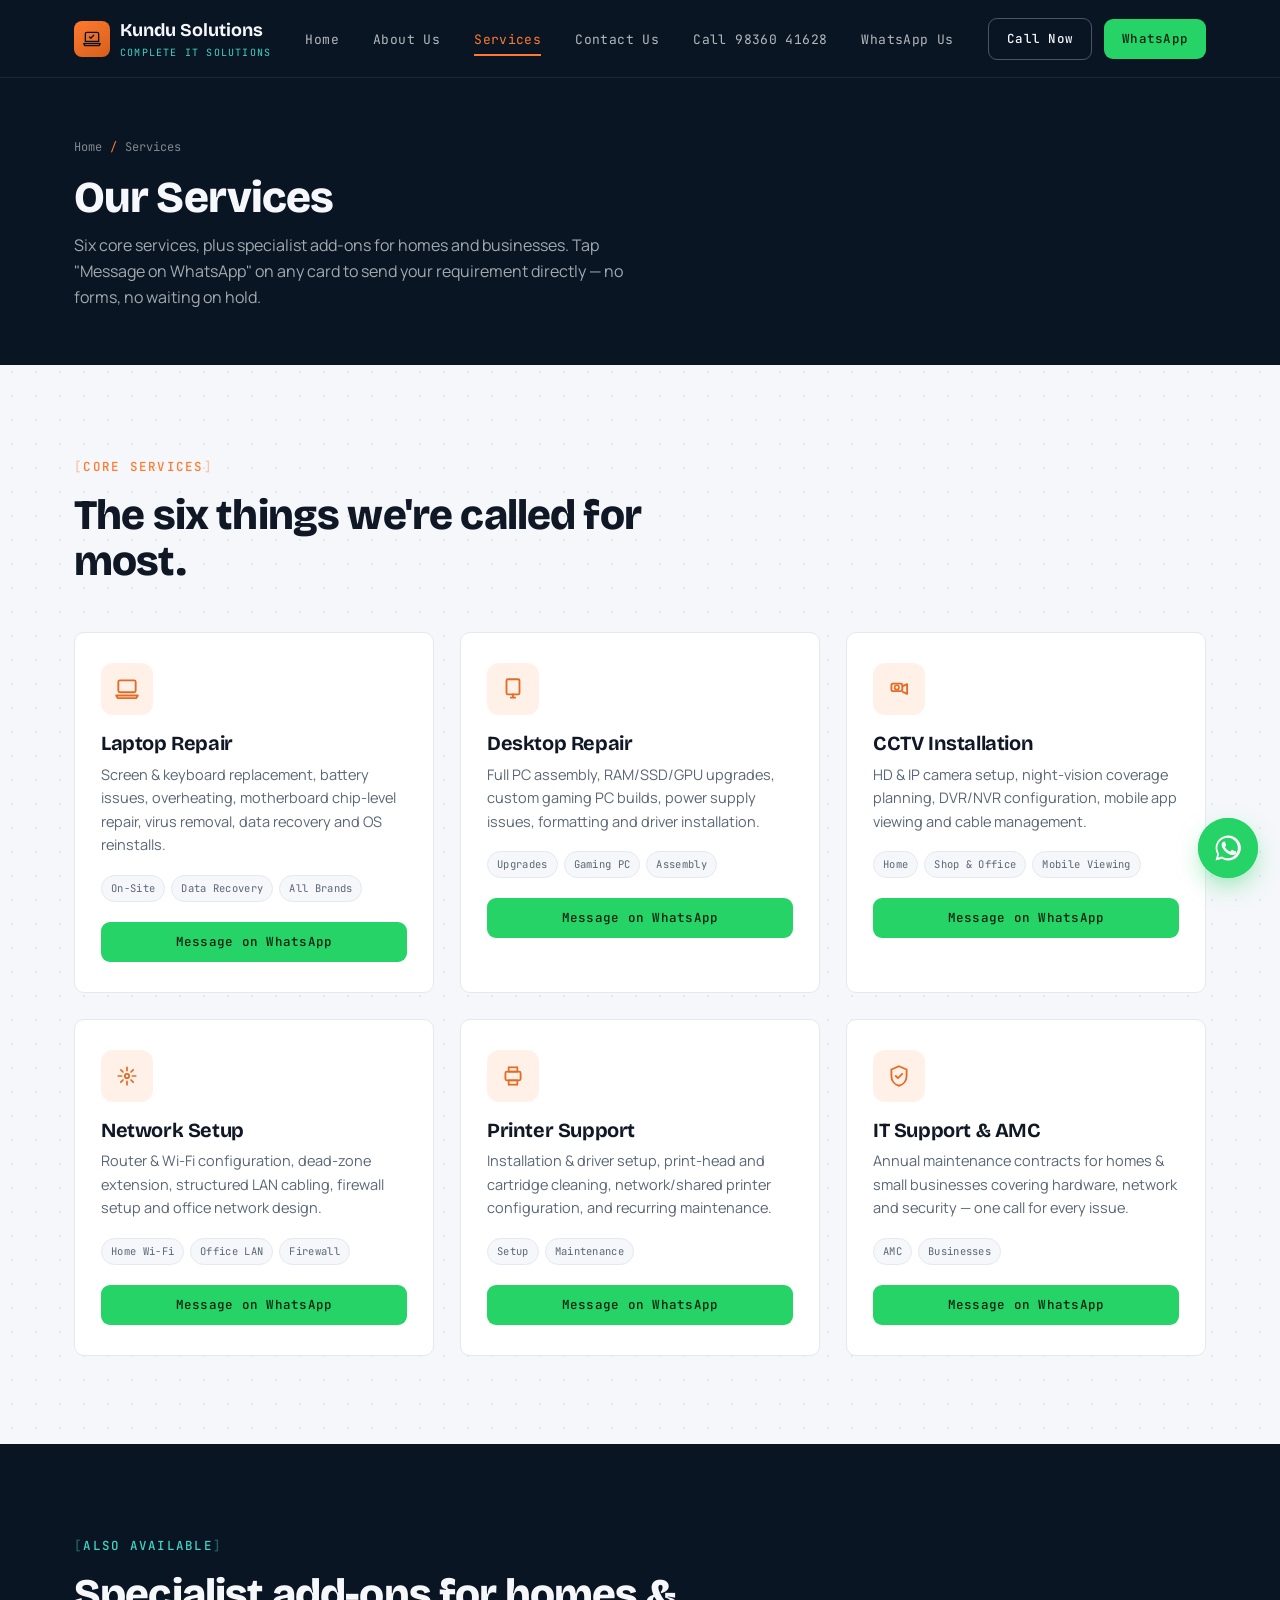
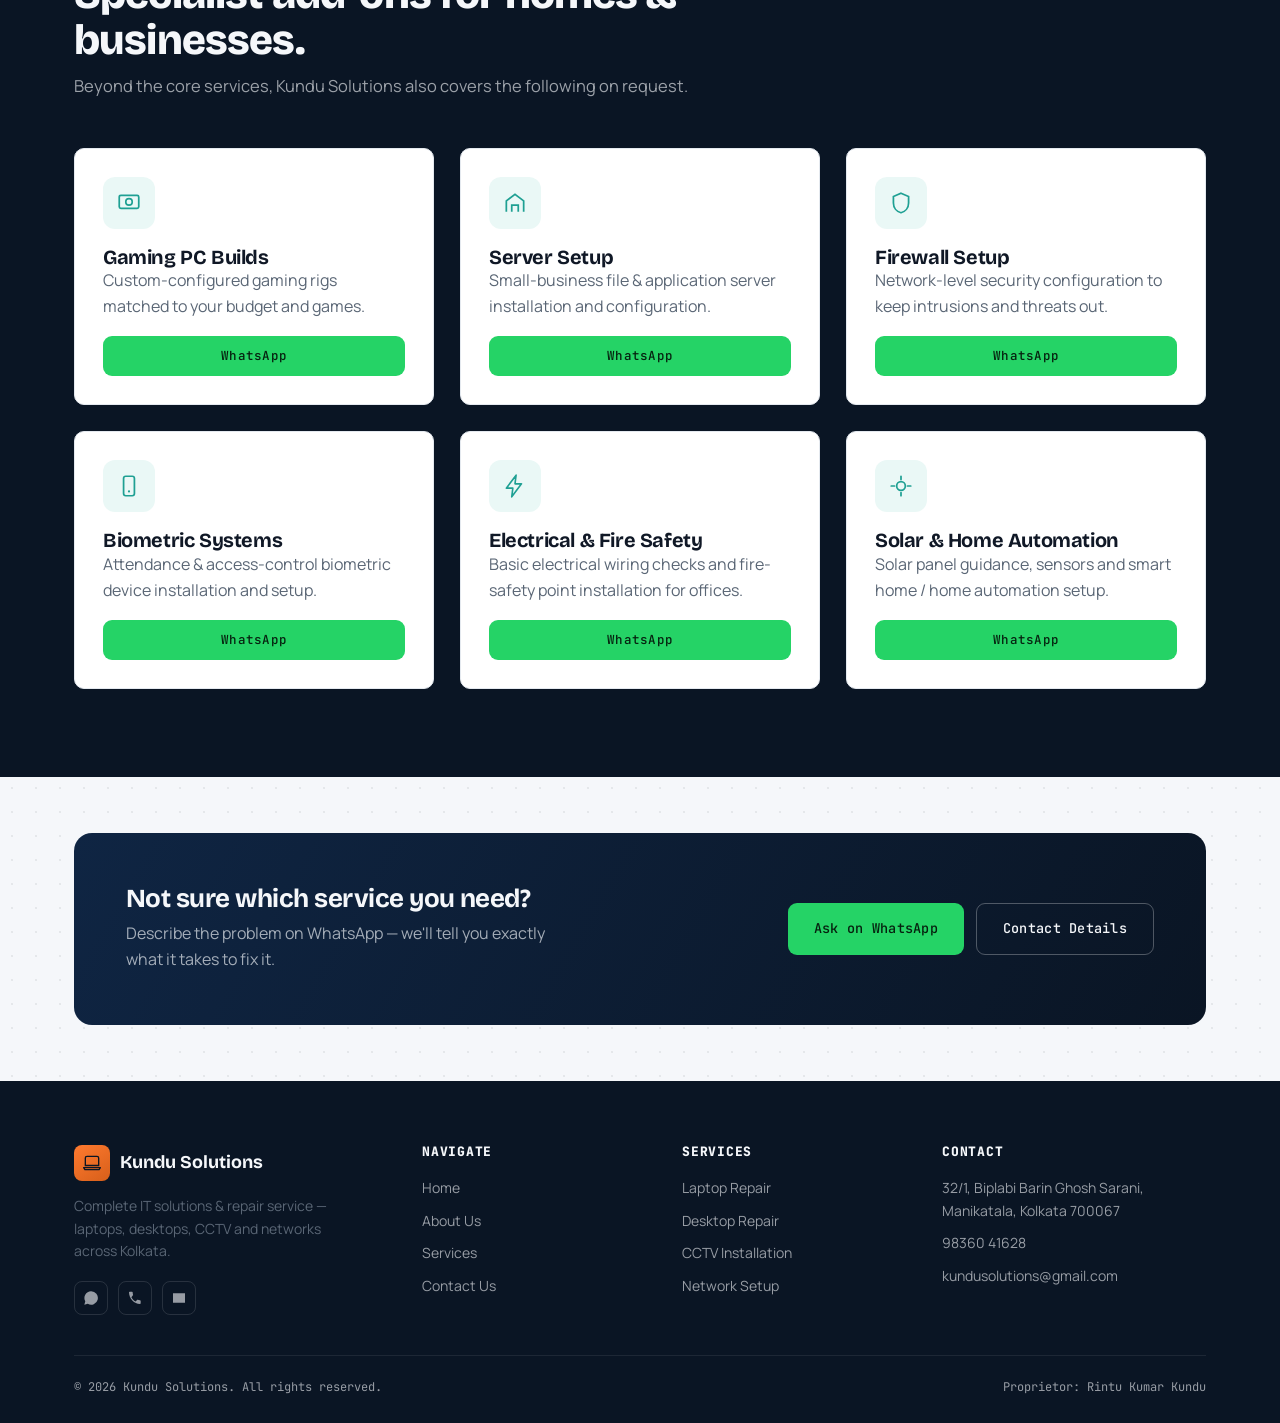
<file: services.html>
<!DOCTYPE html>
<html lang="en">
<head>
<meta charset="UTF-8">
<meta name="viewport" content="width=device-width, initial-scale=1.0">
<title>Services — Kundu Solutions | Laptop, CCTV, Network &amp; IT Support</title>
<meta name="description" content="Laptop &amp; desktop repair, CCTV installation, network setup, printer support, AMC/IT support, plus firewall, biometric, server and home automation services in Kolkata.">
<link rel="preconnect" href="https://fonts.googleapis.com">
<link rel="preconnect" href="https://fonts.gstatic.com" crossorigin>
<link href="https://fonts.googleapis.com/css2?family=Bricolage+Grotesque:opsz,wght@12..96,500;12..96,600;12..96,700;12..96,800&family=Manrope:wght@400;500;600;700&family=JetBrains+Mono:wght@400;500;600&display=swap" rel="stylesheet">
<link rel="stylesheet" href="css/style.css">
</head>
<body>

<header class="site-header">
  <nav class="nav container">
    <a href="index.html" class="brand">
      <span class="brand-mark">
        <svg viewBox="0 0 24 24" fill="none" xmlns="http://www.w3.org/2000/svg"><path d="M4 6a2 2 0 0 1 2-2h12a2 2 0 0 1 2 2v9H4V6Z" stroke="#0A1524" stroke-width="1.6"/><path d="M2 17.5h20L20.5 20H3.5L2 17.5Z" stroke="#0A1524" stroke-width="1.6" stroke-linejoin="round"/><path d="M9 9.5l1.6 1.6L14 7.5" stroke="#0A1524" stroke-width="1.6" stroke-linecap="round" stroke-linejoin="round"/></svg>
      </span>
      <span>Kundu Solutions<small>Complete IT Solutions</small></span>
    </a>
    <ul class="nav-links">
      <li><a href="index.html">Home</a></li>
      <li><a href="about.html">About Us</a></li>
      <li><a href="services.html" class="active">Services</a></li>
      <li><a href="contact.html">Contact Us</a></li>
      <li class="nav-btn-item"><a href="tel:+919836041628" class="nav-btn-item call-item">Call 98360 41628</a></li>
      <li class="nav-btn-item"><a href="https://wa.me/919836041628?text=Hi%20Kundu%20Solutions%2C%20I%20found%20your%20website%20and%20need%20some%20help." class="nav-btn-item wa-item" target="_blank" rel="noopener">WhatsApp Us</a></li>
    </ul>
    <div class="nav-cta">
      <a href="tel:+919836041628" class="btn btn-ghost btn-sm">Call Now</a>
      <a href="https://wa.me/919836041628?text=Hi%20Kundu%20Solutions%2C%20I%20found%20your%20website%20and%20need%20some%20help." class="btn btn-whatsapp btn-sm" target="_blank" rel="noopener">WhatsApp</a>
      <button class="nav-toggle" aria-label="Toggle menu"><span></span></button>
    </div>
  </nav>
</header>

<section class="page-hero">
  <div class="container">
    <div class="breadcrumb">Home <span>/</span> Services</div>
    <h1>Our Services</h1>
    <p>Six core services, plus specialist add-ons for homes and businesses. Tap "Message on WhatsApp" on any card to send your requirement directly — no forms, no waiting on hold.</p>
  </div>
</section>

<!-- ===================== CORE SERVICES ===================== -->
<section class="section">
  <div class="container">
    <div class="section-head">
      <div class="eyebrow">Core Services</div>
      <h2>The six things we're called for most.</h2>
    </div>

    <div class="grid-3">
      <div class="service-card reveal" id="laptop">
        <div class="service-icon">
          <svg viewBox="0 0 24 24" fill="none"><rect x="4" y="4" width="16" height="11" rx="1.4" stroke="currentColor" stroke-width="1.7"/><path d="M2 18h20l-1.4 2.4H3.4L2 18Z" stroke="currentColor" stroke-width="1.7" stroke-linejoin="round"/></svg>
        </div>
        <h3>Laptop Repair</h3>
        <p>Screen &amp; keyboard replacement, battery issues, overheating, motherboard chip-level repair, virus removal, data recovery and OS reinstalls.</p>
        <div class="tag-row"><span class="tag">On-Site</span><span class="tag">Data Recovery</span><span class="tag">All Brands</span></div>
        <a href="https://wa.me/919836041628?text=Hi%2C%20I%20need%20laptop%20repair%20service.%20Issue%3A%20" class="btn btn-whatsapp btn-sm btn-block" target="_blank" rel="noopener">Message on WhatsApp</a>
      </div>

      <div class="service-card reveal" id="desktop">
        <div class="service-icon">
          <svg viewBox="0 0 24 24" fill="none"><rect x="6" y="3" width="12" height="14" rx="1.4" stroke="currentColor" stroke-width="1.7"/><path d="M10 20h4M12 17v3" stroke="currentColor" stroke-width="1.7" stroke-linecap="round"/></svg>
        </div>
        <h3>Desktop Repair</h3>
        <p>Full PC assembly, RAM/SSD/GPU upgrades, custom gaming PC builds, power supply issues, formatting and driver installation.</p>
        <div class="tag-row"><span class="tag">Upgrades</span><span class="tag">Gaming PC</span><span class="tag">Assembly</span></div>
        <a href="https://wa.me/919836041628?text=Hi%2C%20I%20need%20desktop%20%2F%20PC%20repair%20service.%20Issue%3A%20" class="btn btn-whatsapp btn-sm btn-block" target="_blank" rel="noopener">Message on WhatsApp</a>
      </div>

      <div class="service-card reveal" id="cctv">
        <div class="service-icon">
          <svg viewBox="0 0 24 24" fill="none"><rect x="5" y="7" width="10" height="7" rx="1.3" stroke="currentColor" stroke-width="1.7"/><circle cx="10" cy="10.5" r="2" stroke="currentColor" stroke-width="1.5"/><path d="M15 9.5l4.5-2v9l-4.5-2" stroke="currentColor" stroke-width="1.7" stroke-linejoin="round"/></svg>
        </div>
        <h3>CCTV Installation</h3>
        <p>HD &amp; IP camera setup, night-vision coverage planning, DVR/NVR configuration, mobile app viewing and cable management.</p>
        <div class="tag-row"><span class="tag">Home</span><span class="tag">Shop &amp; Office</span><span class="tag">Mobile Viewing</span></div>
        <a href="https://wa.me/919836041628?text=Hi%2C%20I%20need%20CCTV%20installation%20service.%20No.%20of%20cameras%3A%20" class="btn btn-whatsapp btn-sm btn-block" target="_blank" rel="noopener">Message on WhatsApp</a>
      </div>

      <div class="service-card reveal" id="network">
        <div class="service-icon">
          <svg viewBox="0 0 24 24" fill="none"><circle cx="12" cy="12" r="2" stroke="currentColor" stroke-width="1.7"/><path d="M12 4v3M12 17v3M4 12h3M17 12h3M6.3 6.3l2 2M15.7 15.7l2 2M6.3 17.7l2-2M15.7 8.3l2-2" stroke="currentColor" stroke-width="1.6" stroke-linecap="round"/></svg>
        </div>
        <h3>Network Setup</h3>
        <p>Router &amp; Wi-Fi configuration, dead-zone extension, structured LAN cabling, firewall setup and office network design.</p>
        <div class="tag-row"><span class="tag">Home Wi-Fi</span><span class="tag">Office LAN</span><span class="tag">Firewall</span></div>
        <a href="https://wa.me/919836041628?text=Hi%2C%20I%20need%20network%20%2F%20Wi-Fi%20setup%20service." class="btn btn-whatsapp btn-sm btn-block" target="_blank" rel="noopener">Message on WhatsApp</a>
      </div>

      <div class="service-card reveal" id="printer">
        <div class="service-icon">
          <svg viewBox="0 0 24 24" fill="none"><rect x="5" y="8" width="14" height="8" rx="1.4" stroke="currentColor" stroke-width="1.7"/><rect x="8" y="4" width="8" height="4" stroke="currentColor" stroke-width="1.6"/><rect x="8" y="16" width="8" height="4" stroke="currentColor" stroke-width="1.6"/></svg>
        </div>
        <h3>Printer Support</h3>
        <p>Installation &amp; driver setup, print-head and cartridge cleaning, network/shared printer configuration, and recurring maintenance.</p>
        <div class="tag-row"><span class="tag">Setup</span><span class="tag">Maintenance</span></div>
        <a href="https://wa.me/919836041628?text=Hi%2C%20I%20need%20printer%20support.%20Printer%20model%3A%20" class="btn btn-whatsapp btn-sm btn-block" target="_blank" rel="noopener">Message on WhatsApp</a>
      </div>

      <div class="service-card reveal" id="itsupport">
        <div class="service-icon">
          <svg viewBox="0 0 24 24" fill="none"><path d="M12 3l7 3v6c0 4.5-3 8-7 9-4-1-7-4.5-7-9V6l7-3Z" stroke="currentColor" stroke-width="1.7"/><path d="M9 12l2 2 4-4" stroke="currentColor" stroke-width="1.7" stroke-linecap="round" stroke-linejoin="round"/></svg>
        </div>
        <h3>IT Support &amp; AMC</h3>
        <p>Annual maintenance contracts for homes &amp; small businesses covering hardware, network and security — one call for every issue.</p>
        <div class="tag-row"><span class="tag">AMC</span><span class="tag">Businesses</span></div>
        <a href="https://wa.me/919836041628?text=Hi%2C%20I%20want%20to%20know%20more%20about%20IT%20support%20%2F%20AMC%20plans." class="btn btn-whatsapp btn-sm btn-block" target="_blank" rel="noopener">Message on WhatsApp</a>
      </div>
    </div>
  </div>
</section>

<!-- ===================== ADDITIONAL SERVICES ===================== -->
<section class="section band-dark">
  <div class="container">
    <div class="section-head">
      <div class="eyebrow on-dark">Also Available</div>
      <h2>Specialist add-ons for homes &amp; businesses.</h2>
      <p>Beyond the core services, Kundu Solutions also covers the following on request.</p>
    </div>

    <div class="grid-3">
      <div class="value-card reveal">
        <div class="service-icon"><svg viewBox="0 0 24 24" fill="none"><rect x="3" y="5" width="18" height="12" rx="1.5" stroke="currentColor" stroke-width="1.6"/><circle cx="12" cy="11" r="3" stroke="currentColor" stroke-width="1.5"/></svg></div>
        <h3>Gaming PC Builds</h3>
        <p>Custom-configured gaming rigs matched to your budget and games.</p>
        <a href="https://wa.me/919836041628?text=Hi%2C%20I%20want%20a%20custom%20gaming%20PC%20build." class="btn btn-whatsapp btn-sm btn-block" style="margin-top:16px;" target="_blank" rel="noopener">WhatsApp</a>
      </div>
      <div class="value-card reveal">
        <div class="service-icon"><svg viewBox="0 0 24 24" fill="none"><path d="M4 20V10l8-6 8 6v10" stroke="currentColor" stroke-width="1.6"/><path d="M9 20v-6h6v6" stroke="currentColor" stroke-width="1.6"/></svg></div>
        <h3>Server Setup</h3>
        <p>Small-business file &amp; application server installation and configuration.</p>
        <a href="https://wa.me/919836041628?text=Hi%2C%20I%20need%20server%20setup%20service." class="btn btn-whatsapp btn-sm btn-block" style="margin-top:16px;" target="_blank" rel="noopener">WhatsApp</a>
      </div>
      <div class="value-card reveal">
        <div class="service-icon"><svg viewBox="0 0 24 24" fill="none"><path d="M12 3l7 3v6c0 4.5-3 8-7 9-4-1-7-4.5-7-9V6l7-3Z" stroke="currentColor" stroke-width="1.6"/></svg></div>
        <h3>Firewall Setup</h3>
        <p>Network-level security configuration to keep intrusions and threats out.</p>
        <a href="https://wa.me/919836041628?text=Hi%2C%20I%20need%20firewall%20setup%20service." class="btn btn-whatsapp btn-sm btn-block" style="margin-top:16px;" target="_blank" rel="noopener">WhatsApp</a>
      </div>
      <div class="value-card reveal">
        <div class="service-icon"><svg viewBox="0 0 24 24" fill="none"><rect x="7" y="3" width="10" height="18" rx="2" stroke="currentColor" stroke-width="1.6"/><circle cx="12" cy="17" r="1" fill="currentColor"/></svg></div>
        <h3>Biometric Systems</h3>
        <p>Attendance &amp; access-control biometric device installation and setup.</p>
        <a href="https://wa.me/919836041628?text=Hi%2C%20I%20need%20biometric%20system%20installation." class="btn btn-whatsapp btn-sm btn-block" style="margin-top:16px;" target="_blank" rel="noopener">WhatsApp</a>
      </div>
      <div class="value-card reveal">
        <div class="service-icon"><svg viewBox="0 0 24 24" fill="none"><path d="M13 2 4 14h6l-1 8 9-12h-6l1-8Z" stroke="currentColor" stroke-width="1.5" stroke-linejoin="round"/></svg></div>
        <h3>Electrical &amp; Fire Safety</h3>
        <p>Basic electrical wiring checks and fire-safety point installation for offices.</p>
        <a href="https://wa.me/919836041628?text=Hi%2C%20I%20need%20electrical%20%2F%20fire%20safety%20service." class="btn btn-whatsapp btn-sm btn-block" style="margin-top:16px;" target="_blank" rel="noopener">WhatsApp</a>
      </div>
      <div class="value-card reveal">
        <div class="service-icon"><svg viewBox="0 0 24 24" fill="none"><circle cx="12" cy="12" r="4" stroke="currentColor" stroke-width="1.6"/><path d="M12 3v3M12 18v3M3 12h3M18 12h3" stroke="currentColor" stroke-width="1.6" stroke-linecap="round"/></svg></div>
        <h3>Solar &amp; Home Automation</h3>
        <p>Solar panel guidance, sensors and smart home / home automation setup.</p>
        <a href="https://wa.me/919836041628?text=Hi%2C%20I%20need%20solar%20%2F%20home%20automation%20service." class="btn btn-whatsapp btn-sm btn-block" style="margin-top:16px;" target="_blank" rel="noopener">WhatsApp</a>
      </div>
    </div>
  </div>
</section>

<section class="section-tight">
  <div class="container">
    <div class="cta-banner reveal">
      <div>
        <h3>Not sure which service you need?</h3>
        <p>Describe the problem on WhatsApp — we'll tell you exactly what it takes to fix it.</p>
      </div>
      <div class="cta-actions">
        <a href="https://wa.me/919836041628?text=Hi%2C%20I%27m%20not%20sure%20which%20service%20I%20need.%20My%20issue%20is%3A%20" class="btn btn-whatsapp" target="_blank" rel="noopener">Ask on WhatsApp</a>
        <a href="contact.html" class="btn btn-outline" style="color:#F5F7FA;border-color:rgba(255,255,255,0.28);">Contact Details</a>
      </div>
    </div>
  </div>
</section>

<footer class="site-footer">
  <div class="container">
    <div class="footer-grid">
      <div class="footer-brand">
        <div class="brand">
          <span class="brand-mark">
            <svg viewBox="0 0 24 24" fill="none"><path d="M4 6a2 2 0 0 1 2-2h12a2 2 0 0 1 2 2v9H4V6Z" stroke="#0A1524" stroke-width="1.6"/><path d="M2 17.5h20L20.5 20H3.5L2 17.5Z" stroke="#0A1524" stroke-width="1.6" stroke-linejoin="round"/></svg>
          </span>
          <span style="color:#F5F7FA;">Kundu Solutions</span>
        </div>
        <p>Complete IT solutions &amp; repair service — laptops, desktops, CCTV and networks across Kolkata.</p>
        <div class="social-row">
          <a href="https://wa.me/919836041628" target="_blank" rel="noopener" aria-label="WhatsApp"><svg viewBox="0 0 24 24" fill="currentColor"><path d="M12 2a10 10 0 0 0-8.6 15L2 22l5.2-1.4A10 10 0 1 0 12 2Z"/></svg></a>
          <a href="tel:+919836041628" aria-label="Call"><svg viewBox="0 0 24 24" fill="currentColor"><path d="M6.6 10.8c1.4 2.7 3.6 4.9 6.3 6.3l2.1-2.1c.3-.3.7-.4 1-.2 1.1.4 2.3.6 3.5.6.6 0 1 .4 1 1V20c0 .6-.4 1-1 1C10.9 21 3 13.1 3 3.5c0-.6.4-1 1-1H7.5c.6 0 1 .4 1 1 0 1.2.2 2.4.6 3.5.1.4 0 .8-.2 1L6.6 10.8Z"/></svg></a>
          <a href="mailto:kundusolutions@gmail.com" aria-label="Email"><svg viewBox="0 0 24 24" fill="currentColor"><path d="M3 5h18v14H3V5Zm2 2v.01L12 12l7-4.99V7l-7 5-7-5Z"/></svg></a>
        </div>
      </div>
      <div>
        <h4>Navigate</h4>
        <ul>
          <li><a href="index.html">Home</a></li>
          <li><a href="about.html">About Us</a></li>
          <li><a href="services.html">Services</a></li>
          <li><a href="contact.html">Contact Us</a></li>
        </ul>
      </div>
      <div>
        <h4>Services</h4>
        <ul>
          <li><a href="services.html#laptop">Laptop Repair</a></li>
          <li><a href="services.html#desktop">Desktop Repair</a></li>
          <li><a href="services.html#cctv">CCTV Installation</a></li>
          <li><a href="services.html#network">Network Setup</a></li>
        </ul>
      </div>
      <div>
        <h4>Contact</h4>
        <ul>
          <li>32/1, Biplabi Barin Ghosh Sarani, Manikatala, Kolkata 700067</li>
          <li><a href="tel:+919836041628">98360 41628</a></li>
          <li><a href="mailto:kundusolutions@gmail.com">kundusolutions@gmail.com</a></li>
        </ul>
      </div>
    </div>
    <div class="footer-bottom">
      <span>&copy; <span id="year"></span> Kundu Solutions. All rights reserved.</span>
      <span>Proprietor: Rintu Kumar Kundu</span>
    </div>
  </div>
</footer>

<a href="https://wa.me/919836041628?text=Hi%20Kundu%20Solutions%2C%20I%20need%20help." class="wa-float" target="_blank" rel="noopener" aria-label="Chat on WhatsApp">
  <span class="wa-tooltip">Chat with us</span>
  <svg viewBox="0 0 24 24" fill="currentColor"><path d="M12 2a10 10 0 0 0-8.6 15L2 22l5.2-1.4A10 10 0 1 0 12 2Zm0 18.2c-1.6 0-3.2-.4-4.5-1.2l-.3-.2-3.1.8.8-3-.2-.3A8.2 8.2 0 1 1 12 20.2Z"/><path d="M17.5 14.4c-.3-.1-1.7-.8-1.9-.9-.3-.1-.4-.1-.6.1-.2.3-.7.9-.8 1-.1.2-.3.2-.6.1-.3-.1-1.2-.4-2.3-1.4-.9-.8-1.4-1.7-1.6-2-.2-.3 0-.5.1-.6.1-.1.3-.3.4-.5.1-.1.2-.3.3-.4.1-.2 0-.4 0-.5 0-.1-.6-1.5-.8-2-.2-.5-.4-.4-.6-.4h-.5c-.2 0-.5.1-.7.3-.3.3-1 1-1 2.4s1 2.8 1.2 3c.1.2 2 3.1 4.9 4.3.7.3 1.2.5 1.6.6.7.2 1.3.2 1.8.1.5-.1 1.7-.7 1.9-1.4.2-.7.2-1.2.2-1.4-.1-.1-.3-.2-.5-.3Z"/></svg>
</a>

<script src="js/main.js"></script>
</body>
</html>
</file>
<file: css/style.css>
/* ==========================================================================
   KUNDU SOLUTIONS — Design tokens
   ========================================================================== */
:root{
  --ink-navy:#0A1524;
  --deep-blue:#0F2543;
  --signal-orange:#FF7A2F;
  --signal-orange-dim:#E56A24;
  --circuit-teal:#3ED6C5;
  --paper:#F5F7FA;
  --paper-card:#FFFFFF;
  --slate:#5A6675;
  --slate-dark:#101826;
  --line:#E4E9EF;
  --line-dark:#22354F;

  --font-display:'Bricolage Grotesque', sans-serif;
  --font-body:'Manrope', sans-serif;
  --font-mono:'JetBrains Mono', monospace;

  --radius-sm:5px;
  --radius-md:10px;
  --radius-lg:18px;
  --container:1180px;
  --shadow-card:0 10px 30px -12px rgba(10,21,36,0.18);
  --shadow-card-dark:0 10px 34px -10px rgba(0,0,0,0.5);
}

*,*::before,*::after{box-sizing:border-box;margin:0;padding:0;}
html{scroll-behavior:smooth;}
body{
  font-family:var(--font-body);
  color:var(--slate-dark);
  background-color:var(--paper);
  background-image:radial-gradient(circle, rgba(10,21,36,0.07) 1px, transparent 1px);
  background-size:24px 24px;
  line-height:1.62;
  -webkit-font-smoothing:antialiased;
  overflow-x:hidden;
}
img{max-width:100%;display:block;}
a{color:inherit;text-decoration:none;}
ul{list-style:none;}
button{font:inherit;cursor:pointer;border:none;background:none;}
svg{display:block;}

.container{
  width:100%;
  max-width:var(--container);
  margin:0 auto;
  padding:0 24px;
}

.eyebrow{
  font-family:var(--font-mono);
  font-size:12.5px;
  font-weight:500;
  letter-spacing:0.1em;
  text-transform:uppercase;
  color:var(--signal-orange);
  display:inline-flex;
  align-items:center;
  margin-bottom:16px;
}
.eyebrow::before{content:"[ ";opacity:0.4;}
.eyebrow::after{content:" ]";opacity:0.4;}
.eyebrow.on-dark{color:var(--circuit-teal);}

/* ---------- Diagnostic signature: status pill ---------- */
.status-pill{
  display:inline-flex;align-items:center;gap:9px;
  font-family:var(--font-mono);
  font-size:11.5px;
  letter-spacing:0.08em;
  text-transform:uppercase;
  color:var(--circuit-teal);
  background:rgba(62,214,197,0.08);
  border:1px solid rgba(62,214,197,0.35);
  padding:7px 14px 7px 12px;
  border-radius:30px;
  margin-bottom:24px;
}
.status-dot{
  width:7px;height:7px;border-radius:50%;
  background:var(--circuit-teal);
  animation:status-pulse 1.8s infinite;
  flex-shrink:0;
}
@keyframes status-pulse{
  0%{box-shadow:0 0 0 0 rgba(62,214,197,0.55);}
  70%{box-shadow:0 0 0 8px rgba(62,214,197,0);}
  100%{box-shadow:0 0 0 0 rgba(62,214,197,0);}
}

/* ---------- Diagnostic signature: corner-bracket frame ---------- */
.bracket-frame{position:relative;}
.bracket-frame .corner{
  position:absolute;width:20px;height:20px;
  border-color:var(--signal-orange);
  z-index:4;pointer-events:none;
  opacity:0.85;
}
.corner-tl{top:12px;left:12px;border-top:2px solid;border-left:2px solid;}
.corner-tr{top:12px;right:12px;border-top:2px solid;border-right:2px solid;}
.corner-bl{bottom:12px;left:12px;border-bottom:2px solid;border-left:2px solid;}
.corner-br{bottom:12px;right:12px;border-bottom:2px solid;border-right:2px solid;}

/* ---------- Diagnostic signature: scan line ---------- */
.scan-line{
  position:absolute;left:0;right:0;height:1px;top:0;
  background:linear-gradient(90deg, transparent, rgba(62,214,197,0.65), transparent);
  animation:scan-move 5s linear infinite;
  pointer-events:none;z-index:3;
}
@keyframes scan-move{
  0%{top:4%;opacity:0;}
  8%{opacity:1;}
  92%{opacity:1;}
  100%{top:96%;opacity:0;}
}

h1,h2,h3,h4{
  font-family:var(--font-display);
  font-weight:800;
  line-height:1.08;
  letter-spacing:-0.02em;
  color:var(--slate-dark);
}
h2{font-size:clamp(28px,4vw,42px);}
h3{font-size:20px;font-weight:700;}
p{color:var(--slate);}

.section{padding:88px 0;}
.section-tight{padding:56px 0;}
.section-head{max-width:640px;margin-bottom:48px;}
.section-head p{font-size:16.5px;margin-top:10px;}

/* ---------- Buttons ---------- */
.btn{
  display:inline-flex;
  align-items:center;
  justify-content:center;
  gap:9px;
  padding:14px 26px;
  border-radius:9px;
  font-family:var(--font-mono);
  font-size:13.5px;
  font-weight:500;
  letter-spacing:0.02em;
  transition:transform .18s ease, box-shadow .18s ease, background .18s ease, border-color .18s ease;
  white-space:nowrap;
}
.btn svg{width:17px;height:17px;flex-shrink:0;}
.btn-primary{
  background:var(--signal-orange);
  color:#0A1524;
}
.btn-primary:hover{transform:translateY(-2px);box-shadow:0 10px 22px -8px rgba(255,122,47,0.55);}
.btn-whatsapp{
  background:#25D366;
  color:#06210F;
}
.btn-whatsapp:hover{transform:translateY(-2px);box-shadow:0 10px 22px -8px rgba(37,211,102,0.5);}
.btn-ghost{
  background:transparent;
  color:var(--paper);
  border:1px solid rgba(245,247,250,0.28);
}
.btn-ghost:hover{border-color:var(--circuit-teal);color:var(--circuit-teal);}
.btn-outline{
  background:transparent;
  border:1px solid var(--line-dark);
  color:var(--slate-dark);
}
.btn-outline:hover{border-color:var(--signal-orange);color:var(--signal-orange-dim);}
.btn-block{width:100%;}
.btn-sm{padding:10px 18px;font-size:12.5px;}

/* ---------- Nav ---------- */
.site-header{
  position:sticky;top:0;z-index:60;
  background:#0A1524;
  border-bottom:1px solid rgba(255,255,255,0.08);
}
.nav{
  display:flex;align-items:center;justify-content:space-between;
  padding:16px 24px;
}
.brand{
  display:flex;align-items:center;gap:10px;
  font-family:var(--font-display);
  color:var(--paper);
  font-size:18px;
  font-weight:700;
}
.brand-mark{
  width:36px;height:36px;
  border-radius:8px;
  background:linear-gradient(145deg, var(--signal-orange), #d75f1a);
  display:flex;align-items:center;justify-content:center;
  flex-shrink:0;
}
.brand-mark svg{width:20px;height:20px;}
.brand small{
  display:block;font-family:var(--font-mono);font-weight:400;
  font-size:10px;letter-spacing:0.12em;color:var(--circuit-teal);
  text-transform:uppercase;
}
.nav-links{
  display:flex;align-items:center;gap:34px;
}
.nav-links a{
  font-family:var(--font-mono);
  font-size:13px;
  letter-spacing:0.03em;
  color:rgba(245,247,250,0.72);
  position:relative;
  padding:6px 0;
  transition:color .15s ease;
}
.nav-links a:hover{color:var(--paper);}
.nav-links a.active{color:var(--signal-orange);}
.nav-links a.active::after{
  content:"";position:absolute;left:0;right:0;bottom:-2px;height:2px;background:var(--signal-orange);
}
.nav-cta{display:flex;align-items:center;gap:12px;}
.nav-toggle{
  display:none;
  width:40px;height:40px;
  align-items:center;justify-content:center;
  border-radius:8px;
  border:1px solid rgba(255,255,255,0.14);
}
.nav-toggle span{
  display:block;width:18px;height:2px;background:var(--paper);position:relative;
}
.nav-toggle span::before,.nav-toggle span::after{
  content:"";position:absolute;left:0;width:18px;height:2px;background:var(--paper);transition:transform .2s ease;
}
.nav-toggle span::before{top:-6px;}
.nav-toggle span::after{top:6px;}
.nav-toggle.is-open span{background:transparent;}
.nav-toggle.is-open span::before{transform:translateY(6px) rotate(45deg);}
.nav-toggle.is-open span::after{transform:translateY(-6px) rotate(-45deg);}

/* ---------- Hero ---------- */
.hero{
  position:relative;
  background:radial-gradient(120% 140% at 85% -10%, #16324f 0%, var(--ink-navy) 55%);
  color:var(--paper);
  overflow:hidden;
  padding:76px 0 90px;
}
.circuit-bg{
  position:absolute;inset:0;
  opacity:0.35;
  pointer-events:none;
}
.hero-grid{
  display:grid;
  grid-template-columns:1.05fr 0.95fr;
  gap:56px;
  align-items:center;
  position:relative;
  z-index:2;
}
.hero h1{
  color:var(--paper);
  font-size:clamp(34px,4.6vw,54px);
  margin-bottom:20px;
}
.hero h1 span{color:var(--signal-orange);}
.hero-sub{
  font-size:17px;
  color:rgba(245,247,250,0.72);
  max-width:490px;
  margin-bottom:32px;
}
.hero-actions{display:flex;gap:14px;flex-wrap:wrap;margin-bottom:44px;}
.trust-strip{
  display:flex;gap:30px;flex-wrap:wrap;
  border-top:1px solid rgba(255,255,255,0.12);
  padding-top:22px;
}
.trust-item{font-family:var(--font-mono);}
.trust-item b{
  display:block;color:var(--paper);font-size:22px;font-family:var(--font-display);
}
.trust-item span{font-size:11.5px;color:rgba(245,247,250,0.55);letter-spacing:0.06em;text-transform:uppercase;}

/* ---------- Hero visual / carousel ---------- */
.hero-visual{position:relative;height:420px;}
.carousel{
  position:relative;
  height:100%;
  border-radius:var(--radius-lg);
  border:1px solid rgba(255,255,255,0.1);
  background:linear-gradient(160deg, #102340, #0B1A2E);
  overflow:hidden;
  box-shadow:var(--shadow-card-dark);
}
.carousel-slide{
  position:absolute;inset:0;
  display:flex;flex-direction:column;align-items:center;justify-content:center;
  opacity:0;
  transform:translateX(24px);
  transition:opacity .7s ease, transform .7s ease;
  padding:30px;
  text-align:center;
}
.carousel-slide.is-active{opacity:1;transform:translateX(0);}
.carousel-slide .slide-icon{width:150px;height:150px;margin-bottom:22px;}
.carousel-slide h4{color:var(--paper);font-size:19px;margin-bottom:8px;}
.carousel-slide p{color:rgba(245,247,250,0.6);font-size:13.5px;max-width:300px;}
.carousel-dots{
  position:absolute;bottom:18px;left:0;right:0;
  display:flex;justify-content:center;gap:8px;z-index:3;
}
.carousel-dots button{
  width:7px;height:7px;border-radius:50%;
  background:rgba(255,255,255,0.28);
  transition:background .2s ease, width .2s ease;
}
.carousel-dots button.is-active{background:var(--signal-orange);width:22px;border-radius:4px;}

/* ---------- Circuit trace divider ---------- */
.trace-divider{
  width:100%;height:34px;
  margin:0 auto;
  max-width:var(--container);
  opacity:0.9;
}

/* ---------- Marquee / logo strip ---------- */
.strip{
  background:var(--paper-card);
  border-bottom:1px solid var(--line);
  border-top:1px solid var(--line);
  padding:22px 0;
}
.strip .container{
  display:flex;flex-wrap:wrap;gap:14px 34px;justify-content:center;align-items:center;
}
.strip-item{
  display:flex;align-items:center;gap:9px;
  font-family:var(--font-mono);font-size:12.5px;color:var(--slate);letter-spacing:0.03em;
}
.strip-item svg{width:16px;height:16px;color:var(--signal-orange);flex-shrink:0;}

/* ---------- Cards / grids ---------- */
.grid-3{display:grid;grid-template-columns:repeat(3,1fr);gap:26px;}
.grid-2{display:grid;grid-template-columns:repeat(2,1fr);gap:26px;}

.service-card{
  background:var(--paper-card);
  border:1px solid var(--line);
  border-radius:var(--radius-md);
  padding:30px 26px;
  position:relative;
  transition:transform .2s ease, box-shadow .2s ease, border-color .2s ease;
}
.service-card:hover{transform:translateY(-4px);box-shadow:var(--shadow-card);border-color:transparent;}
.service-icon{
  width:52px;height:52px;
  border-radius:12px;
  background:#FFF1E8;
  display:flex;align-items:center;justify-content:center;
  margin-bottom:18px;
}
.service-icon svg{width:26px;height:26px;color:var(--signal-orange-dim);}
.service-card h3{margin-bottom:8px;}
.service-card p{font-size:14.5px;margin-bottom:18px;}
.service-card .tag-row{display:flex;flex-wrap:wrap;gap:6px;margin-bottom:20px;}
.tag{
  font-family:var(--font-mono);
  font-size:10.5px;letter-spacing:0.03em;
  background:var(--paper);
  border:1px solid var(--line);
  color:var(--slate);
  padding:4px 9px;border-radius:20px;
}

/* ---------- Why / stats dark band ---------- */
.band-dark{
  background:var(--ink-navy);
  color:var(--paper);
  position:relative;
  overflow:hidden;
}
.band-dark h2{color:var(--paper);}
.band-dark .section-head p{color:rgba(245,247,250,0.62);}

.feature-row{
  display:flex;gap:20px;
  padding:22px 0;
  border-top:1px solid rgba(255,255,255,0.1);
}
.feature-row:last-child{border-bottom:1px solid rgba(255,255,255,0.1);}
.feature-num{
  font-family:var(--font-mono);
  color:var(--signal-orange);
  font-size:13px;
  padding-top:3px;
  width:34px;flex-shrink:0;
}
.feature-row h4{color:var(--paper);margin-bottom:6px;font-size:17px;}
.feature-row p{color:rgba(245,247,250,0.6);font-size:14.5px;}

/* ---------- CTA banner ---------- */
.cta-banner{
  background:linear-gradient(120deg, var(--deep-blue), var(--ink-navy));
  border-radius:var(--radius-lg);
  padding:52px;
  display:flex;
  align-items:center;
  justify-content:space-between;
  gap:30px;
  flex-wrap:wrap;
  color:var(--paper);
  position:relative;
  overflow:hidden;
}
.cta-banner h3{color:var(--paper);font-size:26px;max-width:440px;}
.cta-banner p{color:rgba(245,247,250,0.65);margin-top:8px;max-width:440px;}
.cta-actions{display:flex;gap:12px;flex-wrap:wrap;}

/* ---------- Footer ---------- */
.site-footer{
  background:var(--ink-navy);
  color:rgba(245,247,250,0.6);
  padding:64px 0 26px;
}
.footer-grid{
  display:grid;
  grid-template-columns:1.4fr 1fr 1fr 1.2fr;
  gap:40px;
  padding-bottom:40px;
  border-bottom:1px solid rgba(255,255,255,0.08);
}
.footer-grid h4{color:var(--paper);font-size:13px;font-family:var(--font-mono);letter-spacing:0.06em;text-transform:uppercase;margin-bottom:18px;}
.footer-grid ul li{margin-bottom:10px;font-size:14px;}
.footer-grid ul li a:hover{color:var(--signal-orange);}
.footer-brand p{font-size:14px;margin:14px 0 18px;max-width:280px;}
.footer-bottom{
  display:flex;justify-content:space-between;align-items:center;flex-wrap:wrap;gap:10px;
  padding-top:22px;font-family:var(--font-mono);font-size:12px;
}
.social-row{display:flex;gap:10px;}
.social-row a{
  width:34px;height:34px;border-radius:8px;border:1px solid rgba(255,255,255,0.12);
  display:flex;align-items:center;justify-content:center;
}
.social-row a:hover{border-color:var(--signal-orange);color:var(--signal-orange);}
.social-row svg{width:16px;height:16px;}

/* ---------- WhatsApp floating bubble ---------- */
.wa-float{
  position:fixed;
  right:22px;bottom:22px;
  z-index:100;
  width:60px;height:60px;
  border-radius:50%;
  background:#25D366;
  display:flex;align-items:center;justify-content:center;
  box-shadow:0 10px 26px -6px rgba(37,211,102,0.6);
  transition:transform .2s ease;
}
.wa-float:hover{transform:scale(1.07);}
.wa-float svg{width:30px;height:30px;color:#fff;}
.wa-float::before{
  content:"";
  position:absolute;inset:0;border-radius:50%;
  background:#25D366;
  animation:wa-pulse 2.2s ease-out infinite;
  z-index:-1;
}
@keyframes wa-pulse{
  0%{transform:scale(1);opacity:0.55;}
  100%{transform:scale(1.9);opacity:0;}
}
.wa-tooltip{
  position:absolute;right:70px;bottom:14px;
  background:var(--ink-navy);color:var(--paper);
  padding:8px 14px;border-radius:8px;
  font-family:var(--font-mono);font-size:12px;
  white-space:nowrap;
  opacity:0;transform:translateX(6px);
  transition:opacity .2s ease, transform .2s ease;
  pointer-events:none;
}
.wa-float:hover .wa-tooltip{opacity:1;transform:translateX(0);}

/* ---------- Page hero (inner pages) ---------- */
.page-hero{
  background:var(--ink-navy);
  color:var(--paper);
  padding:60px 0 54px;
  position:relative;
  overflow:hidden;
}
.page-hero h1{color:var(--paper);font-size:clamp(30px,4vw,44px);}
.page-hero p{color:rgba(245,247,250,0.65);max-width:560px;margin-top:12px;font-size:16px;}
.breadcrumb{
  font-family:var(--font-mono);font-size:12px;color:rgba(245,247,250,0.5);
  display:flex;gap:8px;margin-bottom:16px;
}
.breadcrumb span{color:var(--signal-orange);}

/* ---------- About page specifics ---------- */
.about-grid{
  display:grid;grid-template-columns:0.9fr 1.1fr;gap:60px;align-items:center;
}
.founder-card{
  background:var(--paper-card);
  border:1px solid var(--line);
  border-radius:var(--radius-lg);
  padding:6px;
  box-shadow:var(--shadow-card);
}
.founder-photo{
  border-radius:16px;
  background:linear-gradient(155deg,#123055,#0A1826);
  height:360px;
  display:flex;align-items:center;justify-content:center;
  position:relative;
  overflow:hidden;
}
.founder-photo svg{width:150px;height:150px;}
.founder-info{padding:22px 18px 10px;}
.founder-info h3{font-size:22px;}
.founder-info span{
  font-family:var(--font-mono);color:var(--signal-orange-dim);font-size:12.5px;letter-spacing:0.04em;
}

.timeline{margin-top:10px;}
.timeline-item{
  display:grid;grid-template-columns:100px 1fr;gap:24px;
  padding:26px 0;border-top:1px solid var(--line);
}
.timeline-item:last-child{border-bottom:1px solid var(--line);}
.timeline-year{font-family:var(--font-mono);color:var(--signal-orange-dim);font-weight:500;font-size:15px;}
.timeline-item h4{margin-bottom:6px;font-size:17px;}
.timeline-item p{font-size:14.5px;}

.value-card{
  background:var(--paper-card);border:1px solid var(--line);border-radius:var(--radius-md);
  padding:28px;
}
.value-card .service-icon{background:#EAF8F6;}
.value-card .service-icon svg{color:#1FA093;}

/* ---------- Contact page ---------- */
.contact-grid{
  display:grid;grid-template-columns:0.85fr 1.15fr;gap:44px;
}
.contact-card{
  background:var(--paper-card);border:1px solid var(--line);border-radius:var(--radius-lg);
  padding:34px;
}
.contact-row{
  display:flex;gap:16px;align-items:flex-start;
  padding:18px 0;border-top:1px solid var(--line);
}
.contact-row:first-of-type{border-top:none;}
.contact-row .service-icon{width:44px;height:44px;flex-shrink:0;margin-bottom:0;}
.contact-row .service-icon svg{width:20px;height:20px;}
.contact-row h4{font-size:15px;margin-bottom:3px;}
.contact-row p,.contact-row a{font-size:14.5px;color:var(--slate);}
.contact-row a:hover{color:var(--signal-orange-dim);}

.hours-table{width:100%;margin-top:8px;}
.hours-table tr{border-top:1px solid var(--line);}
.hours-table td{padding:10px 0;font-size:14px;}
.hours-table td:last-child{text-align:right;font-family:var(--font-mono);color:var(--slate-dark);}

.map-wrap{
  border-radius:var(--radius-lg);
  overflow:hidden;
  border:1px solid var(--line);
  height:340px;
  margin-bottom:26px;
  filter:grayscale(0.15);
}
.map-wrap iframe{width:100%;height:100%;border:0;}

.form-card{
  background:var(--paper-card);border:1px solid var(--line);border-radius:var(--radius-lg);
  padding:34px;
}
.form-row{display:grid;grid-template-columns:1fr 1fr;gap:16px;margin-bottom:16px;}
.field{display:flex;flex-direction:column;gap:7px;}
.field.full{grid-column:1/-1;}
.field label{font-family:var(--font-mono);font-size:12px;color:var(--slate);letter-spacing:0.03em;}
.field input,.field select,.field textarea{
  border:1px solid var(--line);
  border-radius:8px;
  padding:12px 14px;
  font-family:var(--font-body);
  font-size:14.5px;
  color:var(--slate-dark);
  background:var(--paper);
  transition:border-color .15s ease;
}
.field input:focus,.field select:focus,.field textarea:focus{
  outline:none;border-color:var(--signal-orange);
}
.field textarea{resize:vertical;min-height:110px;}
.form-note{font-size:13px;color:var(--slate);margin-top:14px;}

/* ---------- Reveal animation ---------- */
.reveal{opacity:0;transform:translateY(18px);transition:opacity .6s ease, transform .6s ease;}
.reveal.is-visible{opacity:1;transform:translateY(0);}

/* ---------- Focus visibility ---------- */
a:focus-visible,button:focus-visible,input:focus-visible,textarea:focus-visible{
  outline:2px solid var(--circuit-teal);outline-offset:2px;
}

/* ==========================================================================
   Responsive
   ========================================================================== */
@media (max-width:1024px){
  .hero-grid{grid-template-columns:1fr;}
  .hero-visual{height:340px;order:-1;}
  .about-grid{grid-template-columns:1fr;}
  .founder-photo{height:280px;}
  .contact-grid{grid-template-columns:1fr;}
  .grid-3{grid-template-columns:repeat(2,1fr);}
  .footer-grid{grid-template-columns:1fr 1fr;}
}

@media (max-width:760px){
  .nav{padding:14px 20px;}
  .brand{font-size:16px;gap:8px;}
  .brand-mark{width:32px;height:32px;}
  .brand-mark svg{width:17px;height:17px;}
  .brand small{font-size:9px;letter-spacing:0.08em;}
  .nav-cta{gap:10px;}
  .nav-links{
    position:fixed;top:61px;left:0;right:0;bottom:0;
    background:var(--ink-navy);
    background-image:
      radial-gradient(circle at 20% 15%, rgba(62,214,197,0.14), transparent 45%),
      radial-gradient(circle at 85% 78%, rgba(255,122,47,0.12), transparent 45%);
    flex-direction:column;
    align-items:flex-start;
    justify-content:flex-start;
    gap:0;
    padding:8px 28px 32px;
    overflow-y:auto;
    border-bottom:none;
    transform:translateX(100%);
    transition:transform .35s ease;
    counter-reset:navcount;
  }
  .nav-links.is-open{transform:translateX(0);}
  .nav-links li{width:100%;counter-increment:navcount;}
  .nav-links li.nav-btn-item{counter-increment:none;}
  .nav-links a{
    width:100%;
    padding:18px 0;
    border-bottom:1px solid rgba(255,255,255,0.08);
    font-family:var(--font-display);
    font-size:25px;
    font-weight:700;
    letter-spacing:-0.01em;
    color:rgba(245,247,250,0.9);
    display:flex;align-items:center;gap:14px;
  }
  .nav-links a::before{
    content:"0" counter(navcount);
    font-family:var(--font-mono);
    font-size:12px;
    font-weight:500;
    color:var(--signal-orange);
    opacity:0.7;
  }
  .nav-links a.active{color:var(--signal-orange);}
  .nav-links a.active::after{display:none;}
  .nav-links li.nav-btn-item{margin-top:14px;}
  .nav-links li.nav-btn-item:first-of-type{padding-top:22px;border-top:1px solid rgba(255,255,255,0.12);}
  .nav-links a.nav-btn-item{
    padding:15px 18px;border-bottom:none;margin-bottom:12px;
    font-family:var(--font-mono);font-size:14px;font-weight:600;
    border-radius:10px;justify-content:center;
    text-transform:uppercase;letter-spacing:0.04em;
  }
  .nav-links a.nav-btn-item::before{content:none;}
  .nav-links a.call-item{border:1px solid rgba(245,247,250,0.28);color:var(--paper);}
  .nav-links a.wa-item{background:#25D366;color:#06210F;margin-bottom:0;}

  .nav-cta .btn-ghost,.nav-cta .btn-whatsapp{display:none;}
  .nav-toggle{display:flex;}
  .grid-3{grid-template-columns:1fr;}
  .grid-2{grid-template-columns:1fr;}
  .footer-grid{grid-template-columns:1fr;gap:30px;}
  .form-row{grid-template-columns:1fr;}
  .cta-banner{padding:34px;}
  .cta-banner h3{font-size:22px;}
  .section{padding:60px 0;}
  .trust-strip{gap:20px;}
  .wa-float{right:16px;bottom:16px;width:54px;height:54px;}
  .wa-tooltip{display:none;}
}

@media (prefers-reduced-motion: reduce){
  *{animation-duration:0.001ms !important;animation-iteration-count:1 !important;transition-duration:0.001ms !important;}
  html{scroll-behavior:auto;}
}
</file>
